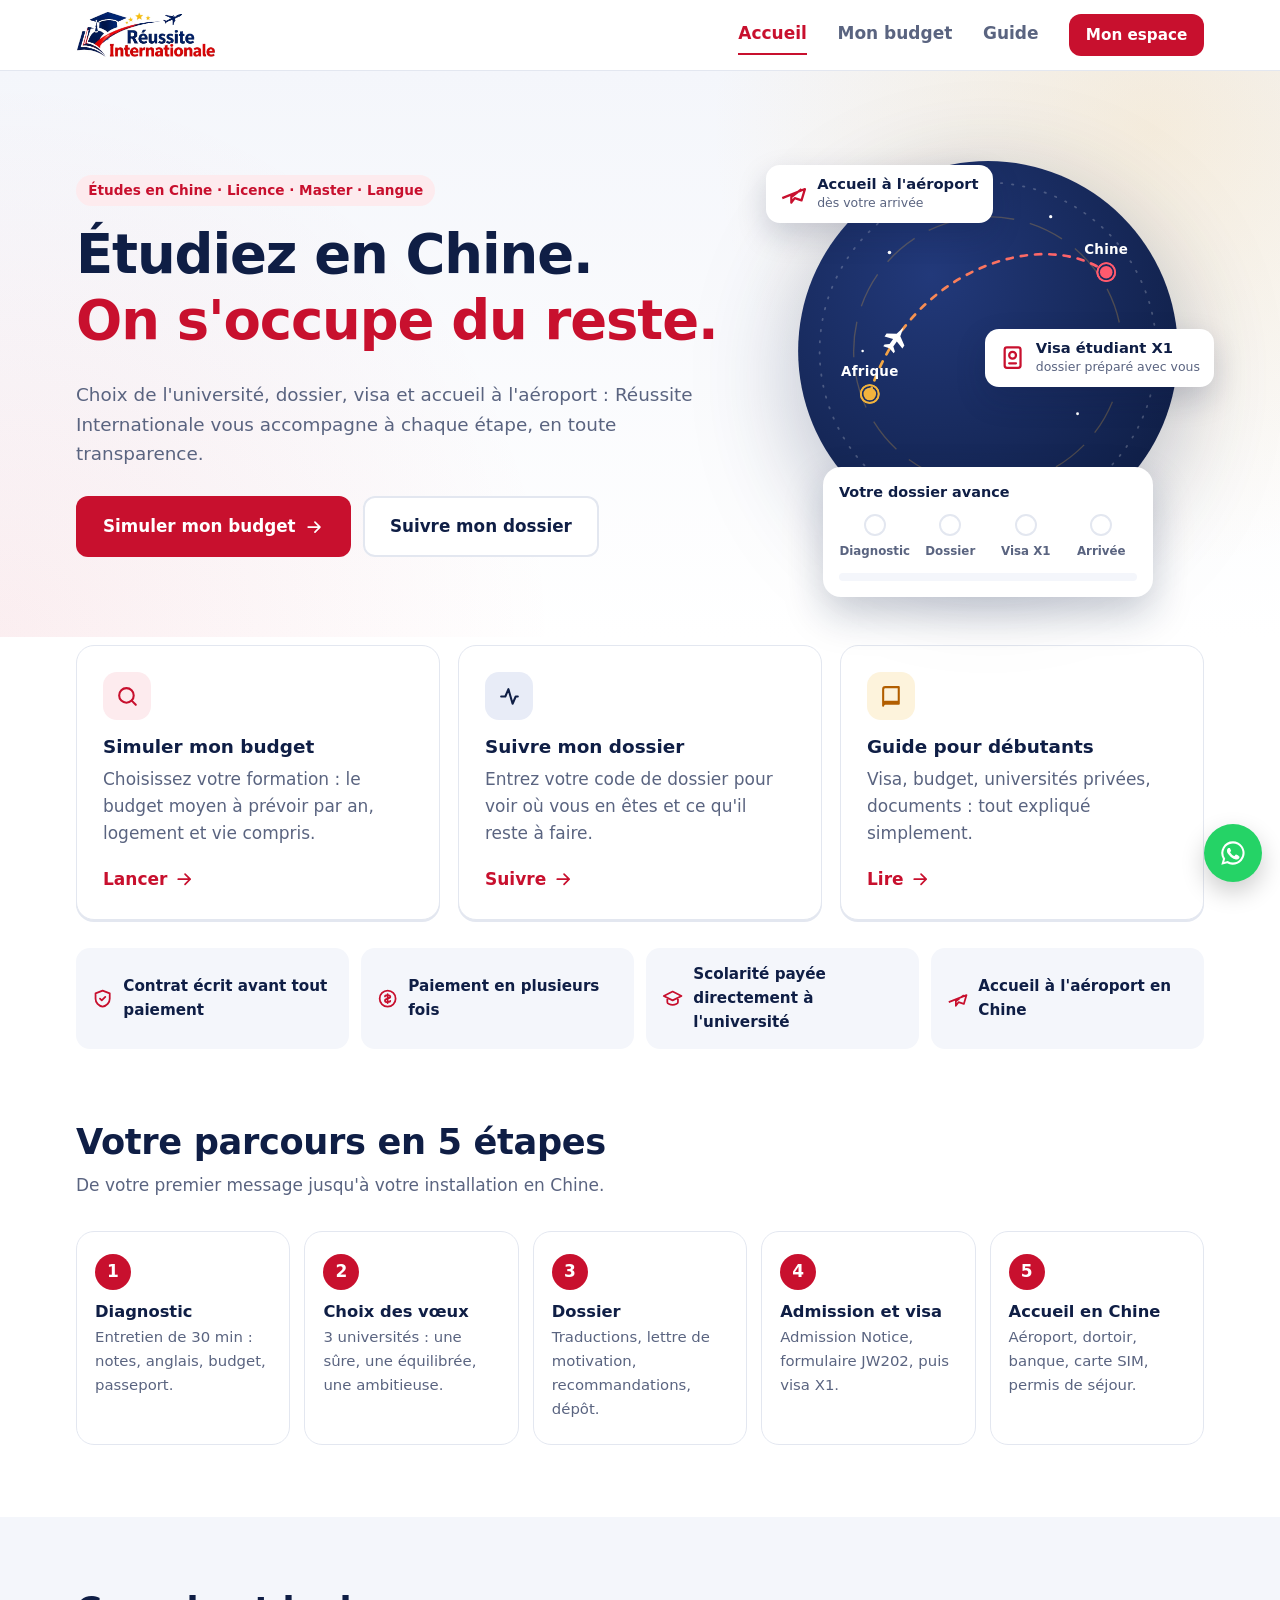
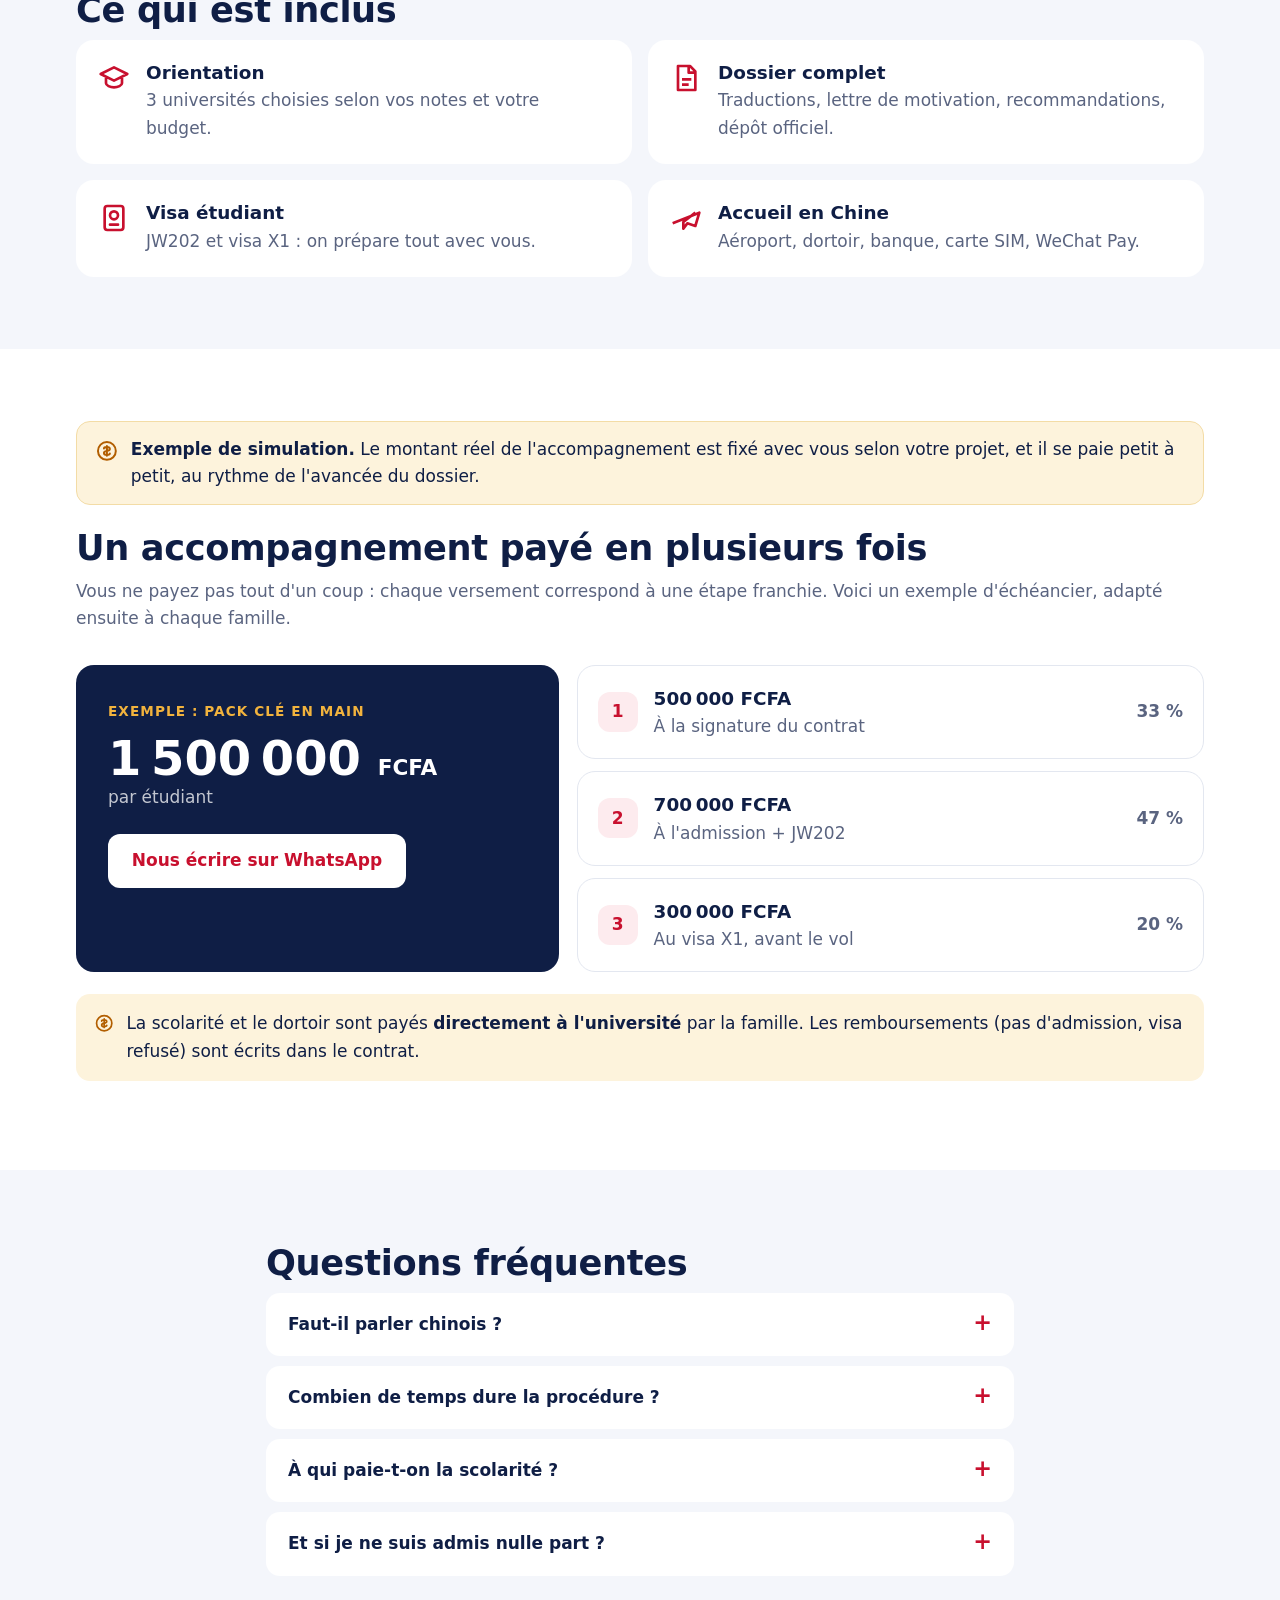
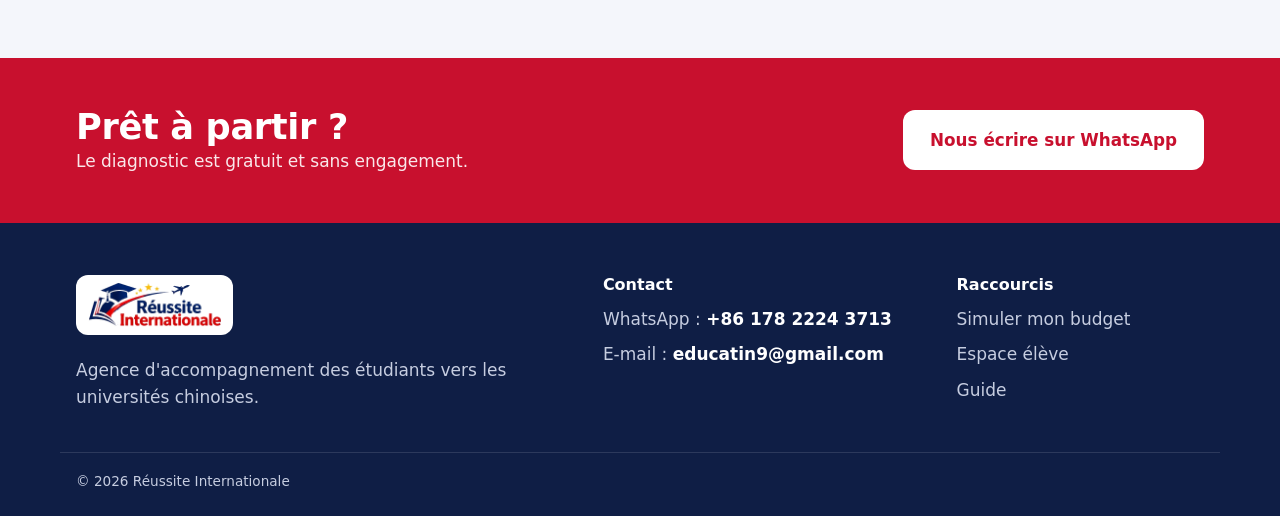
<file: reussite-internationale/index.html>
<!doctype html>
<html lang="fr">
<head>
  <meta charset="utf-8">
  <meta http-equiv="Content-Security-Policy" content="default-src 'self'; script-src 'self'; style-src 'self' 'unsafe-inline' https://fonts.googleapis.com; font-src https://fonts.gstatic.com; img-src 'self' data: blob:; connect-src https://ybxnldlrykkybjfmzfmm.supabase.co; base-uri 'self'; form-action 'self'; object-src 'none'">
  <meta name="referrer" content="strict-origin-when-cross-origin">
  <meta name="viewport" content="width=device-width, initial-scale=1, viewport-fit=cover">
  <title>Réussite Internationale</title>
<link rel="icon" href="favicon.ico" sizes="any">
<link rel="icon" type="image/png" sizes="32x32" href="img/favicon-32.png">
<link rel="apple-touch-icon" href="img/apple-touch-icon.png">
<link rel="manifest" href="site.webmanifest">
<meta name="theme-color" content="#0f1e45">
  <meta name="description" content="Réussite Internationale accompagne les étudiants vers les universités chinoises : simulation de budget, suivi de dossier en ligne et guide pour étudier en Chine.">
  <link rel="preconnect" href="https://fonts.googleapis.com">
  <link rel="preconnect" href="https://fonts.gstatic.com" crossorigin>
  <link href="https://fonts.googleapis.com/css2?family=Sora:wght@600;700;800&family=Plus+Jakarta+Sans:wght@400;500;600;700&display=swap" rel="stylesheet">
  <link rel="stylesheet" href="style.css">
</head>
<body>

<!-- Icônes -->
<svg width="0" height="0" style="position:absolute" aria-hidden="true">
  <symbol id="i-search" viewBox="0 0 24 24"><circle cx="11" cy="11" r="7" fill="none" stroke="currentColor" stroke-width="2"/><path d="m20 20-4-4" stroke="currentColor" stroke-width="2" stroke-linecap="round"/></symbol>
  <symbol id="i-track" viewBox="0 0 24 24"><path d="M4 12h4l3-7 4 14 3-7h2" fill="none" stroke="currentColor" stroke-width="2" stroke-linecap="round" stroke-linejoin="round"/></symbol>
  <symbol id="i-book" viewBox="0 0 24 24"><path d="M4 5a2 2 0 0 1 2-2h13v16H6a2 2 0 0 0-2 2V5Z M4 19a2 2 0 0 1 2-2h13" fill="none" stroke="currentColor" stroke-width="2" stroke-linejoin="round"/></symbol>
  <symbol id="i-home" viewBox="0 0 24 24"><path d="M3 11 12 4l9 7v9a1 1 0 0 1-1 1h-5v-6H9v6H4a1 1 0 0 1-1-1v-9Z" fill="none" stroke="currentColor" stroke-width="2" stroke-linejoin="round"/></symbol>
  <symbol id="i-pen" viewBox="0 0 24 24"><path d="M4 20h4L19 9l-4-4L4 16v4Z M13 7l4 4" fill="none" stroke="currentColor" stroke-width="2" stroke-linejoin="round"/></symbol>
  <symbol id="i-cap" viewBox="0 0 24 24"><path d="M2 9l10-5 10 5-10 5L2 9Z M6 11v5c0 1.5 3 3 6 3s6-1.5 6-3v-5" fill="none" stroke="currentColor" stroke-width="2" stroke-linejoin="round"/></symbol>
  <symbol id="i-doc" viewBox="0 0 24 24"><path d="M6 3h9l4 4v14H6V3Z M14 3v5h5 M9 13h7 M9 17h5" fill="none" stroke="currentColor" stroke-width="2" stroke-linejoin="round"/></symbol>
  <symbol id="i-pass" viewBox="0 0 24 24"><rect x="5" y="3" width="14" height="18" rx="2" fill="none" stroke="currentColor" stroke-width="2"/><circle cx="12" cy="10" r="3" fill="none" stroke="currentColor" stroke-width="2"/><path d="M9 17h6" stroke="currentColor" stroke-width="2" stroke-linecap="round"/></symbol>
  <symbol id="i-plane" viewBox="0 0 24 24"><path d="M2 16l20-8-3 10-6-2-3 4v-5l9-7" fill="none" stroke="currentColor" stroke-width="2" stroke-linejoin="round"/></symbol>
  <symbol id="i-coin" viewBox="0 0 24 24"><circle cx="12" cy="12" r="9" fill="none" stroke="currentColor" stroke-width="2"/><path d="M12 7v10 M9 9.5c0-1 1.3-1.5 3-1.5s3 .7 3 2-1.3 1.7-3 2-3 .8-3 2 1.3 2 3 2 3-.5 3-1.5" fill="none" stroke="currentColor" stroke-width="2" stroke-linecap="round"/></symbol>
  <symbol id="i-check" viewBox="0 0 24 24"><path d="m5 12 5 5 9-10" fill="none" stroke="currentColor" stroke-width="2.5" stroke-linecap="round" stroke-linejoin="round"/></symbol>
  <symbol id="i-lock" viewBox="0 0 24 24"><rect x="5" y="10" width="14" height="11" rx="2" fill="none" stroke="currentColor" stroke-width="2"/><path d="M8 10V7a4 4 0 0 1 8 0v3" fill="none" stroke="currentColor" stroke-width="2"/></symbol>
  <symbol id="i-shield" viewBox="0 0 24 24"><path d="M12 3 4 6v6c0 4.5 3.4 8.3 8 9 4.6-.7 8-4.5 8-9V6l-8-3Z" fill="none" stroke="currentColor" stroke-width="2" stroke-linejoin="round"/><path d="m9 12 2 2 4-4" fill="none" stroke="currentColor" stroke-width="2" stroke-linecap="round" stroke-linejoin="round"/></symbol>
  <symbol id="i-user" viewBox="0 0 24 24"><circle cx="12" cy="8" r="4" fill="none" stroke="currentColor" stroke-width="2"/><path d="M4 21c1-4 4.5-6 8-6s7 2 8 6" fill="none" stroke="currentColor" stroke-width="2" stroke-linecap="round"/></symbol>
  <symbol id="i-chat" viewBox="0 0 24 24"><path d="M4 5h16v11H9l-5 4V5Z" fill="none" stroke="currentColor" stroke-width="2" stroke-linejoin="round"/></symbol>
  <symbol id="i-arrow" viewBox="0 0 24 24"><path d="M5 12h14 M13 6l6 6-6 6" fill="none" stroke="currentColor" stroke-width="2" stroke-linecap="round" stroke-linejoin="round"/></symbol>
</svg>

<header class="topbar">
  <div class="wrap topbar-inner">
    <a href="#accueil" class="logo" data-link aria-label="Réussite Internationale, accueil">
      <img src="img/logo.png" width="543" height="180" alt="Réussite Internationale">
    </a>
    <nav class="nav" aria-label="Navigation principale">
      <a href="#accueil" data-link>Accueil</a>
      <a href="#simulateur" data-link>Mon budget</a>
      <a href="#guide" data-link>Guide</a>
      <a href="#suivi" class="btn btn-sm" data-link>Mon espace</a>
    </nav>
  </div>
</header>

<main>

<!-- ================= ACCUEIL ================= -->
<section class="view" data-view="accueil">
  <div class="hero">
    <div class="wrap hero-inner">
      <div class="hero-text">
        <span class="pill">Études en Chine · Licence · Master · Langue</span>
        <h1>Étudiez en Chine.<br><span class="hl">On s'occupe du reste.</span></h1>
        <p class="lead">Choix de l'université, dossier, visa et accueil à l'aéroport : Réussite Internationale vous accompagne à chaque étape, en toute transparence.</p>
        <div class="hero-actions">
          <a href="#simulateur" class="btn btn-lg" data-link>Simuler mon budget <svg class="ic"><use href="#i-arrow"/></svg></a>
          <a href="#suivi" class="btn btn-lg btn-light" data-link>Suivre mon dossier</a>
        </div>
      </div>
      <div class="hero-visual motion" aria-hidden="true">
        <svg class="mo-svg" viewBox="0 0 460 460" focusable="false">
          <defs>
            <radialGradient id="mo-fond" cx="35%" cy="30%" r="80%">
              <stop offset="0" stop-color="#22397a"/>
              <stop offset="1" stop-color="#0f1e45"/>
            </radialGradient>
            <linearGradient id="mo-trace" x1="0" y1="1" x2="1" y2="0">
              <stop offset="0" stop-color="#f2b33d"/>
              <stop offset="1" stop-color="#ff5a6e"/>
            </linearGradient>
          </defs>
          <circle cx="230" cy="230" r="212" fill="url(#mo-fond)"/>
          <g class="mo-anneau"><circle cx="230" cy="230" r="188" fill="none" stroke="#ffffff" stroke-opacity=".22" stroke-width="2" stroke-dasharray="1.5 11" stroke-linecap="round"/></g>
          <g class="mo-anneau mo-anneau-2"><circle cx="230" cy="230" r="150" fill="none" stroke="#f2b33d" stroke-opacity=".25" stroke-width="1.5" stroke-dasharray="40 18"/></g>
          <g class="mo-etoiles" fill="#ffffff">
            <circle cx="120" cy="120" r="2"/><circle cx="330" cy="300" r="1.6"/><circle cx="300" cy="80" r="1.8"/>
            <circle cx="90" cy="230" r="1.4"/><circle cx="380" cy="230" r="2"/><circle cx="200" cy="380" r="1.6"/>
          </g>
          <path id="mo-route" d="M98 278 C 140 140, 290 90, 362 142" fill="none"/>
          <path class="mo-trace" d="M98 278 C 140 140, 290 90, 362 142" fill="none" stroke="url(#mo-trace)" stroke-width="3" stroke-linecap="round" stroke-dasharray="7 9"/>
          <g transform="translate(98 278)">
            <circle class="mo-onde" r="10" fill="none" stroke="#f2b33d" stroke-width="2"/>
            <circle class="mo-onde mo-onde-2" r="10" fill="none" stroke="#f2b33d" stroke-width="2"/>
            <circle r="7" fill="#f2b33d"/>
            <text x="0" y="-20" text-anchor="middle" class="mo-lieu">Afrique</text>
          </g>
          <g transform="translate(362 142)">
            <circle class="mo-onde" r="10" fill="none" stroke="#ff5a6e" stroke-width="2"/>
            <circle class="mo-onde mo-onde-2" r="10" fill="none" stroke="#ff5a6e" stroke-width="2"/>
            <circle r="7" fill="#ff5a6e"/>
            <text x="0" y="-20" text-anchor="middle" class="mo-lieu">Chine</text>
          </g>
          <g class="mo-avion">
            <path d="M15 0 L5 -2.5 L-1 -12 L-5 -12 L-2 -2.5 L-9 -2.5 L-12.5 -7 L-15 -7 L-13 0 L-15 7 L-12.5 7 L-9 2.5 L-2 2.5 L-5 12 L-1 12 L5 2.5 Z" fill="#ffffff"/>
            <animateMotion dur="6s" repeatCount="indefinite" rotate="auto" keyPoints="0;1" keyTimes="0;1" calcMode="spline" keySplines=".45 0 .35 1">
              <mpath href="#mo-route"/>
            </animateMotion>
          </g>
        </svg>

        <div class="mo-carte">
          <p class="mo-titre">Votre dossier avance</p>
          <ol class="mo-etapes">
            <li><span></span>Diagnostic</li>
            <li><span></span>Dossier</li>
            <li><span></span>Visa X1</li>
            <li><span></span>Arrivée</li>
          </ol>
          <div class="mo-barre"><i></i></div>
        </div>

        <div class="float-chip chip-1"><svg class="ic"><use href="#i-plane"/></svg><span><b>Accueil à l'aéroport</b><small>dès votre arrivée</small></span></div>
        <div class="float-chip chip-2"><svg class="ic"><use href="#i-pass"/></svg><span><b>Visa étudiant X1</b><small>dossier préparé avec vous</small></span></div>
        <div class="float-chip chip-3"><svg class="ic"><use href="#i-cap"/></svg><span><b>Licence · Master · Langue</b><small>en anglais ou en chinois</small></span></div>
      </div>
    </div>
  </div>

  <div class="wrap quick">
    <a href="#simulateur" class="quick-card" data-link>
      <span class="quick-ic red"><svg class="ic"><use href="#i-search"/></svg></span>
      <h3>Simuler mon budget</h3>
      <p>Choisissez votre formation : le budget moyen à prévoir par an, logement et vie compris.</p>
      <span class="more">Lancer <svg class="ic"><use href="#i-arrow"/></svg></span>
    </a>
    <a href="#suivi" class="quick-card" data-link>
      <span class="quick-ic navy"><svg class="ic"><use href="#i-track"/></svg></span>
      <h3>Suivre mon dossier</h3>
      <p>Entrez votre code de dossier pour voir où vous en êtes et ce qu'il reste à faire.</p>
      <span class="more">Suivre <svg class="ic"><use href="#i-arrow"/></svg></span>
    </a>
    <a href="#guide" class="quick-card" data-link>
      <span class="quick-ic gold"><svg class="ic"><use href="#i-book"/></svg></span>
      <h3>Guide pour débutants</h3>
      <p>Visa, budget, universités privées, documents : tout expliqué simplement.</p>
      <span class="more">Lire <svg class="ic"><use href="#i-arrow"/></svg></span>
    </a>
  </div>

  <div class="wrap">
    <ul class="trust">
      <li><svg class="ic"><use href="#i-shield"/></svg>Contrat écrit avant tout paiement</li>
      <li><svg class="ic"><use href="#i-coin"/></svg>Paiement en plusieurs fois</li>
      <li><svg class="ic"><use href="#i-cap"/></svg>Scolarité payée directement à l'université</li>
      <li><svg class="ic"><use href="#i-plane"/></svg>Accueil à l'aéroport en Chine</li>
    </ul>
  </div>

  <section class="block">
    <div class="wrap">
      <h2 class="title">Votre parcours en 5 étapes</h2>
      <p class="subtitle">De votre premier message jusqu'à votre installation en Chine.</p>
      <ol class="timeline" id="timeline-accueil"></ol>
    </div>
  </section>

  <section class="block block-soft">
    <div class="wrap">
      <h2 class="title">Ce qui est inclus</h2>
      <div class="features">
        <div class="feature"><svg class="ic"><use href="#i-cap"/></svg><div><h3>Orientation</h3><p>3 universités choisies selon vos notes et votre budget.</p></div></div>
        <div class="feature"><svg class="ic"><use href="#i-doc"/></svg><div><h3>Dossier complet</h3><p>Traductions, lettre de motivation, recommandations, dépôt officiel.</p></div></div>
        <div class="feature"><svg class="ic"><use href="#i-pass"/></svg><div><h3>Visa étudiant</h3><p>JW202 et visa X1 : on prépare tout avec vous.</p></div></div>
        <div class="feature"><svg class="ic"><use href="#i-plane"/></svg><div><h3>Accueil en Chine</h3><p>Aéroport, dortoir, banque, carte SIM, WeChat Pay.</p></div></div>
      </div>
    </div>
  </section>

  <section class="block" id="tarifs">
    <div class="wrap">
      <p class="sim-note"><svg class="ic"><use href="#i-coin"/></svg><span><b>Exemple de simulation.</b> Le montant réel de l'accompagnement est fixé avec vous selon votre projet, et il se paie petit à petit, au rythme de l'avancée du dossier.</span></p>
      <h2 class="title">Un accompagnement payé en plusieurs fois</h2>
      <p class="subtitle">Vous ne payez pas tout d'un coup : chaque versement correspond à une étape franchie. Voici un exemple d'échéancier, adapté ensuite à chaque famille.</p>
      <div class="price">
        <div class="price-card">
          <span class="price-label">Exemple : pack clé en main</span>
          <p class="price-big"><span id="pack-total"></span> <small>FCFA</small></p>
          <p class="price-muted">par étudiant</p>
          <a class="btn btn-white js-wa" href="#" target="_blank" rel="noopener">Nous écrire sur WhatsApp</a>
        </div>
        <ol class="tranches" id="tranches"></ol>
      </div>
      <p class="info"><svg class="ic"><use href="#i-coin"/></svg><span>La scolarité et le dortoir sont payés <b>directement à l'université</b> par la famille. Les remboursements (pas d'admission, visa refusé) sont écrits dans le contrat.</span></p>
    </div>
  </section>

  <section class="block block-soft">
    <div class="wrap narrow">
      <h2 class="title">Questions fréquentes</h2>
      <div class="faq">
        <details><summary>Faut-il parler chinois ?</summary><p>Non. Beaucoup de formations sont en anglais. Vous pouvez aussi commencer par une année de langue chinoise.</p></details>
        <details><summary>Combien de temps dure la procédure ?</summary><p>En général 1 à 3 mois entre le diagnostic et le visa, selon les universités.</p></details>
        <details><summary>À qui paie-t-on la scolarité ?</summary><p>Directement à l'université. Nous ne touchons jamais aux frais de scolarité ni de dortoir.</p></details>
        <details><summary>Et si je ne suis admis nulle part ?</summary><p>La 2e tranche est remboursée. Si le visa est refusé, la 3e tranche est remboursée.</p></details>
      </div>
    </div>
  </section>

  <section class="cta">
    <div class="wrap cta-inner">
      <div><h2>Prêt à partir ?</h2><p>Le diagnostic est gratuit et sans engagement.</p></div>
      <a class="btn btn-lg btn-white js-wa" href="#" target="_blank" rel="noopener">Nous écrire sur WhatsApp</a>
    </div>
  </section>
</section>

<!-- ================= SIMULATEUR ================= -->
<section class="view" data-view="simulateur" hidden>
  <div class="page-head">
    <div class="wrap">
      <span class="pill">Simulateur de budget</span>
      <h1>Combien coûtent vos études en Chine ?</h1>
      <p class="lead">Choisissez votre niveau et votre formation : vous obtenez le budget moyen à prévoir par an, logement et vie quotidienne compris. Votre conseiller vous propose ensuite l'université adaptée à ce budget.</p>
    </div>
  </div>

  <div class="wrap sim">
    <form id="sim-form" class="panel sim-form">
      <div class="q">
        <span class="q-label"><b>1</b> Quel niveau visez-vous ?</span>
        <div class="choices" data-name="niveau">
          <button type="button" class="choice active" data-value="Licence">Licence</button>
          <button type="button" class="choice" data-value="Master">Master</button>
          <button type="button" class="choice" data-value="Année de langue">Année de langue</button>
        </div>
      </div>
      <div class="q">
        <span class="q-label"><b>2</b> Quelle formation ?</span>
        <div class="choices" data-name="domaine">
          <button type="button" class="choice active" data-value="Tous">Peu importe</button>
          <button type="button" class="choice" data-value="Médecine">Médecine</button>
          <button type="button" class="choice" data-value="Pharmacie">Pharmacie</button>
          <button type="button" class="choice" data-value="Informatique et génie">Informatique et génie</button>
          <button type="button" class="choice" data-value="Commerce et gestion">Commerce et gestion</button>
          <button type="button" class="choice" data-value="Aéronautique">Aéronautique</button>
          <button type="button" class="choice" data-value="Langue chinoise">Langue chinoise</button>
          <button type="button" class="choice choice-other" data-value="Autre">+ Autre</button>
        </div>
        <div class="autre" id="sim-autre-box" hidden>
          <label for="sim-autre">Écrivez la formation que vous cherchez</label>
          <input id="sim-autre" placeholder="Ex. Architecture, Génie pétrolier, Soins infirmiers…" autocomplete="off">
        </div>
      </div>
      <div class="q">
        <span class="q-label"><b>3</b> Dans quel type de ville ?</span>
        <div class="choices" data-name="ville">
          <button type="button" class="choice active" data-value="Tous">Peu importe</button>
          <button type="button" class="choice" data-value="grande">Grande ville <span class="q-hint">(Pékin, Shanghai, Canton)</span></button>
          <button type="button" class="choice" data-value="autre">Autre ville <span class="q-hint">(moins chère)</span></button>
        </div>
      </div>
      <button type="submit" class="btn btn-lg btn-full">Calculer mon budget <svg class="ic"><use href="#i-coin"/></svg></button>
    </form>

    <div class="sim-results" id="sim-results" aria-live="polite"></div>
  </div>
</section>

<!-- ================= CONNEXION ESPACE ÉLÈVE ================= -->
<section class="view" data-view="suivi" hidden>
  <div class="login">
    <div class="wrap login-inner">
      <div class="login-text">
        <span class="pill pill-light">Espace élève</span>
        <h1>Votre dossier, à tout moment.</h1>
        <p>Suivez chaque étape de votre départ pour la Chine : ce qui est fait, ce qu'il reste à faire, vos documents et vos paiements.</p>
        <ul class="login-points">
          <li><svg class="ic"><use href="#i-shield"/></svg>Espace personnel, rien que pour vous</li>
          <li><svg class="ic"><use href="#i-track"/></svg>Mis à jour par votre conseiller</li>
          <li><svg class="ic"><use href="#i-chat"/></svg>Une question ? Votre conseiller répond sur WhatsApp</li>
        </ul>
      </div>
      <form id="suivi-form" class="panel login-card">
        <span class="login-lock"><svg class="ic"><use href="#i-lock"/></svg></span>
        <h2>Accéder à mon espace</h2>
        <label for="suivi-code" class="q-label">Mon code de dossier</label>
        <input id="suivi-code" placeholder="Ex. RI-K7P3-9QX2" autocomplete="off" autocapitalize="characters">
        <p class="form-error" id="suivi-err" hidden></p>
        <button type="submit" class="btn btn-lg btn-full">Entrer dans mon espace <svg class="ic"><use href="#i-arrow"/></svg></button>
        <p class="hint">Le code vous est donné à la signature du contrat. Code perdu ? Écrivez-nous sur WhatsApp.</p>
        <div class="demo-box">
          <b>Démonstration</b>
          <div><button type="button" class="link-btn" data-demo="RI-DEMO-1">Aïcha</button> · <button type="button" class="link-btn" data-demo="RI-DEMO-2">Koffi</button> · <button type="button" class="link-btn" data-demo="RI-DEMO-3">Mariam</button></div>
        </div>
      </form>
    </div>
  </div>
</section>

<!-- ================= ESPACE ÉLÈVE ================= -->
<section class="view" data-view="espace" hidden>
  <div id="espace"></div>
</section>

<!-- ================= GUIDE ================= -->
<section class="view" data-view="guide" hidden>
  <div class="page-head">
    <div class="wrap">
      <span class="pill">Guide</span>
      <h1>Partir étudier en Chine, expliqué simplement</h1>
      <p class="lead">Les réponses aux questions que tout le monde se pose avant de partir.</p>
    </div>
  </div>
  <div class="wrap guide">
    <article class="guide-card">
      <span class="quick-ic red"><svg class="ic"><use href="#i-coin"/></svg></span>
      <h3>Combien ça coûte par mois ?</h3>
      <p>Il faut compter 3 choses :</p>
      <ul class="dots">
        <li><b>Scolarité</b> : de 16 000 à 40 000 RMB par an selon l'université.</li>
        <li><b>Dortoir</b> : de 4 000 à 12 000 RMB par an.</li>
        <li><b>Vie quotidienne</b> : environ 1 500 RMB par mois (plus à Pékin et Shanghai).</li>
      </ul>
      <p class="muted">1 RMB ≈ 86 FCFA. Le simulateur fait le calcul pour vous.</p>
      <a href="#simulateur" class="more" data-link>Calculer mon budget <svg class="ic"><use href="#i-arrow"/></svg></a>
    </article>
    <article class="guide-card">
      <span class="quick-ic navy"><svg class="ic"><use href="#i-doc"/></svg></span>
      <h3>Les documents à préparer</h3>
      <ul class="checklist">
        <li>Passeport valide (au moins 1 an)</li>
        <li>Diplôme et relevés de notes du bac</li>
        <li>Photos d'identité fond blanc</li>
        <li>Certificat médical (formulaire chinois)</li>
        <li>Casier judiciaire</li>
        <li>Lettre de motivation (Study Plan)</li>
        <li>2 lettres de recommandation</li>
        <li>Certificat d'anglais (si vous en avez un)</li>
      </ul>
    </article>
    <article class="guide-card">
      <span class="quick-ic gold"><svg class="ic"><use href="#i-pass"/></svg></span>
      <h3>Admission Notice, JW202, visa X1 : c'est quoi ?</h3>
      <dl class="glossary">
        <dt>Admission Notice</dt><dd>La lettre officielle de l'université qui dit que vous êtes admis.</dd>
        <dt>JW202</dt><dd>Le formulaire du gouvernement chinois qui permet de demander le visa étudiant.</dd>
        <dt>Visa X1</dt><dd>Le visa pour les études de plus de 6 mois. À l'arrivée, il est remplacé par un permis de séjour.</dd>
      </dl>
    </article>
    <article class="guide-card">
      <span class="quick-ic red"><svg class="ic"><use href="#i-cap"/></svg></span>
      <h3>Les universités privées</h3>
      <p>Nous orientons d'abord vers des <b>universités privées reconnues</b>, pour donner à chaque étudiant les meilleures chances d'être admis.</p>
      <ul class="dots">
        <li><b>Admission accessible</b> : un dossier complet et un budget prévu suffisent le plus souvent.</li>
        <li><b>Démarches claires</b> : l'université répond vite et suit votre dossier de près.</li>
        <li><b>Cours en anglais ou en chinois</b>, dans des domaines très demandés.</li>
        <li><b>Budget connu à l'avance</b> : vous savez ce que vous payez chaque année.</li>
      </ul>
      <p class="muted">Certaines universités accordent aussi des réductions ou des aides. Votre conseiller vous dit lesquelles sont possibles pour votre projet.</p>
    </article>
    <article class="guide-card">
      <span class="quick-ic navy"><svg class="ic"><use href="#i-plane"/></svg></span>
      <h3>La vie en Chine</h3>
      <ul class="dots">
        <li><b>WeChat</b> et <b>Alipay</b> servent à tout : messages et paiements.</li>
        <li>Une <b>carte SIM chinoise</b> et un <b>compte bancaire</b> sont ouverts à l'arrivée.</li>
        <li>Les dortoirs sont sur le campus, souvent en chambre double.</li>
        <li>Prévoyez des vêtements chauds : l'hiver est froid dans le nord.</li>
      </ul>
    </article>
    <article class="guide-card">
      <span class="quick-ic gold"><svg class="ic"><use href="#i-track"/></svg></span>
      <h3>Le calendrier</h3>
      <ul class="dots">
        <li><b>Rentrée principale</b> : septembre</li>
        <li><b>Candidatures</b> : de novembre à mai environ</li>
        <li><b>Rentrée de mars</b> : possible dans certaines universités</li>
      </ul>
      <p class="muted">Plus vous commencez tôt, plus vous avez de choix.</p>
    </article>
  </div>
</section>

</main>

<footer class="footer">
  <div class="wrap footer-inner">
    <div>
      <span class="logo-foot"><img src="img/logo.png" width="543" height="180" alt="Réussite Internationale"></span>
      <p>Agence d'accompagnement des étudiants vers les universités chinoises.</p>
    </div>
    <div>
      <h4>Contact</h4>
      <p>WhatsApp : <span class="sel" id="foot-wa"></span></p>
      <p>E-mail : <span class="sel" id="foot-mail"></span></p>
    </div>
    <div>
      <h4>Raccourcis</h4>
      <p><a href="#simulateur" data-link>Simuler mon budget</a></p>
      <p><a href="#suivi" data-link>Espace élève</a></p>
      <p><a href="#guide" data-link>Guide</a></p>
    </div>
  </div>
  <p class="wrap copyright">© <span id="annee"></span> Réussite Internationale</p>
</footer>

<!-- Barre d'onglets mobile -->
<nav class="tabbar" aria-label="Navigation mobile">
  <a href="#accueil" data-link><svg class="ic"><use href="#i-home"/></svg>Accueil</a>
  <a href="#simulateur" data-link><svg class="ic"><use href="#i-search"/></svg>Mon budget</a>
  <a href="#suivi" data-link><svg class="ic"><use href="#i-user"/></svg>Mon espace</a>
  <a href="#guide" data-link><svg class="ic"><use href="#i-book"/></svg>Guide</a>
  <a class="js-wa" href="#" target="_blank" rel="noopener"><svg class="ic"><use href="#i-chat"/></svg>WhatsApp</a>
</nav>

<a class="wa-float" id="wa-float" href="#" target="_blank" rel="noopener" aria-label="Nous écrire sur WhatsApp">
  <svg viewBox="0 0 24 24" width="28" height="28" fill="currentColor" aria-hidden="true"><path d="M12 2a10 10 0 0 0-8.6 15.1L2 22l5-1.3A10 10 0 1 0 12 2Zm0 18.2a8.2 8.2 0 0 1-4.2-1.1l-.3-.2-3 .8.8-2.9-.2-.3A8.2 8.2 0 1 1 12 20.2Zm4.5-6.1c-.2-.1-1.5-.7-1.7-.8s-.4-.1-.6.1-.7.8-.8 1-.3.2-.5.1a6.7 6.7 0 0 1-3.3-2.9c-.2-.4.2-.4.7-1.3a.5.5 0 0 0 0-.4l-.8-1.8c-.2-.5-.4-.4-.6-.4h-.5a1 1 0 0 0-.7.3 3 3 0 0 0-.9 2.2 5.2 5.2 0 0 0 1.1 2.7 11.8 11.8 0 0 0 4.5 4c1.7.7 2.3.8 3.2.6a2.7 2.7 0 0 0 1.8-1.2 2.2 2.2 0 0 0 .1-1.3c0-.1-.2-.2-.5-.3Z"/></svg>
</a>

<script src="data.js"></script>
<script src="config.js"></script>
<script src="app.js"></script>
</body>
</html>
</file>
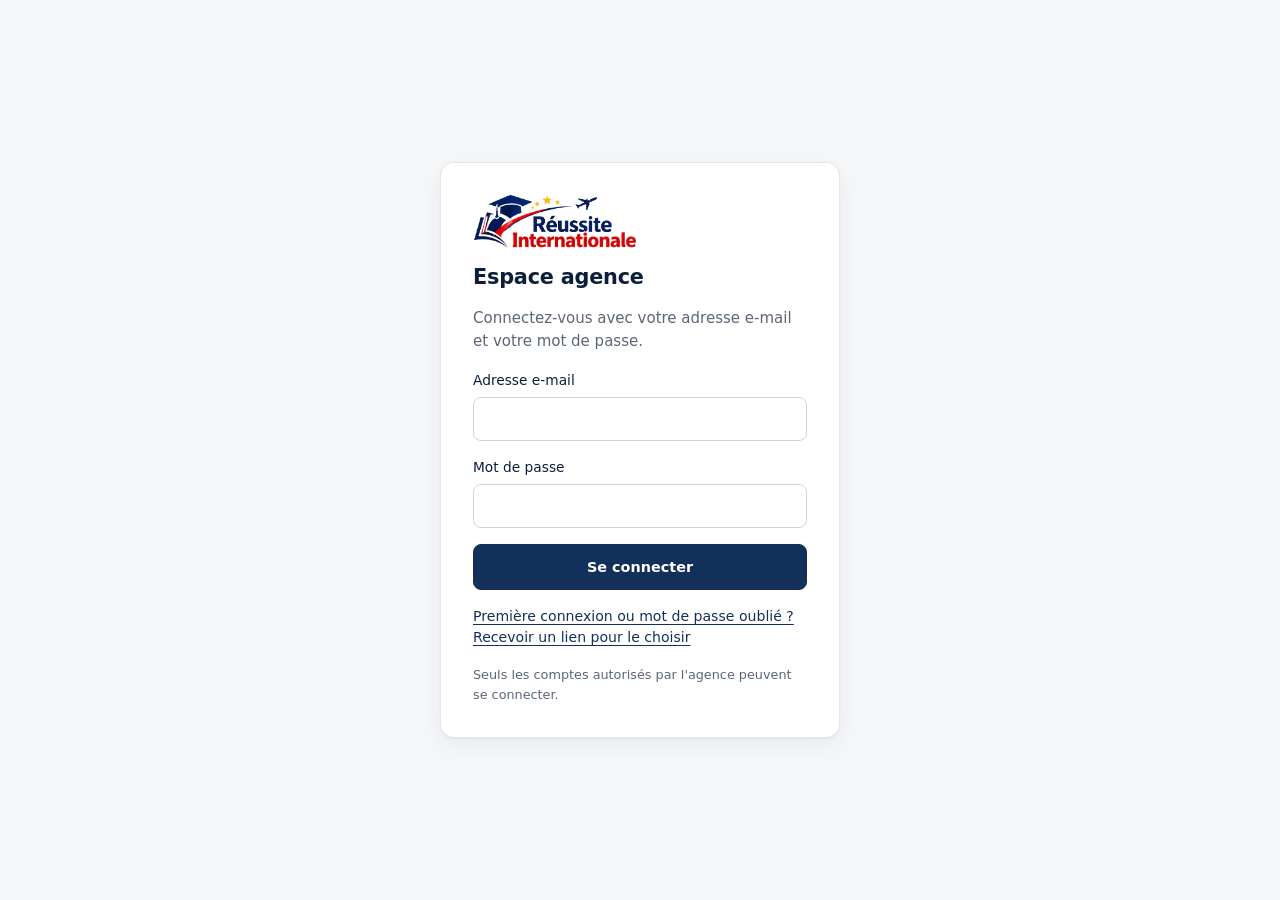
<file: reussite-internationale/admin.html>
<!doctype html>
<html lang="fr">
<head>
<meta charset="utf-8">
<meta http-equiv="Content-Security-Policy" content="default-src 'self'; script-src 'self'; style-src 'self' 'unsafe-inline' https://fonts.googleapis.com; font-src https://fonts.gstatic.com; img-src 'self' data: blob:; connect-src https://ybxnldlrykkybjfmzfmm.supabase.co; base-uri 'self'; form-action 'self'; object-src 'none'">
<meta name="referrer" content="strict-origin-when-cross-origin">
<meta name="viewport" content="width=device-width, initial-scale=1, viewport-fit=cover">
<title>Espace agence · Réussite Internationale</title>
<link rel="icon" href="favicon.ico" sizes="any">
<link rel="icon" type="image/png" sizes="32x32" href="img/favicon-32.png">
<link rel="apple-touch-icon" href="img/apple-touch-icon.png">
<link rel="manifest" href="site.webmanifest">
<meta name="theme-color" content="#0f1e45">
<meta name="robots" content="noindex">
<link rel="preconnect" href="https://fonts.googleapis.com">
<link rel="preconnect" href="https://fonts.gstatic.com" crossorigin>
<link href="https://fonts.googleapis.com/css2?family=Inter:wght@400;500;600;700&display=swap" rel="stylesheet">
<style>
/* Style « sobre et pro » : fond blanc, bleu nuit comme seule couleur principale,
   vert seulement pour ce qui est payé / reçu, rouge seulement pour les erreurs et la suppression.
   Mise en page : barre du haut, chiffres clés, étapes, tableau des dossiers, panneau d'édition à droite. */
:root {
  --bg: #f6f7f9; --surface: #ffffff; --surface-2: #f2f4f7; --line: #e3e7ed; --line-strong: #cfd5de;
  --ink: #0b1f3a; --muted: #5b6676; --faint: #8a94a3;
  --navy: #12305a; --navy-hover: #0c2445; --navy-soft: #e9eef6; --on-navy: #ffffff;
  --green: #157347; --green-soft: #e8f4ed;
  --orange: #8a5300; --orange-soft: #fbf2e1;
  --danger: #b42318; --danger-soft: #fdecea;
  --radius: 10px;
  --shadow: 0 1px 2px rgba(11, 31, 58, .06), 0 8px 24px rgba(11, 31, 58, .06);
  --font: "Inter", "Segoe UI", system-ui, -apple-system, sans-serif;
  color-scheme: light;
}
* { box-sizing: border-box; }
[hidden] { display: none !important; }
html, body { margin: 0; }
body { background: var(--bg); color: var(--ink); font-family: var(--font); font-size: 15px; line-height: 1.55; -webkit-font-smoothing: antialiased; }
h1, h2, h3 { margin: 0; line-height: 1.25; font-weight: 650; letter-spacing: -.01em; text-wrap: balance; }
button, input, select, textarea { font: inherit; color: inherit; }
:focus-visible { outline: 2px solid var(--navy); outline-offset: 2px; }

/* ---- Connexion ---- */
.login { min-height: 100vh; display: grid; place-items: center; padding: 32px max(16px, env(safe-area-inset-left, 0px)); background: var(--bg); }
.login-card { width: min(400px, 100%); background: var(--surface); border: 1px solid var(--line); border-radius: 14px; padding: 32px; box-shadow: var(--shadow); display: grid; gap: 16px; }
.login-card h1 { font-size: 1.3rem; }
.login-card p { margin: 0; color: var(--muted); }
.login-card .btn { justify-content: center; padding: .75em 1em; }
.linkish { background: none; border: 0; padding: 0; color: var(--navy); font-weight: 500; text-decoration: underline; text-underline-offset: 3px; cursor: pointer; text-align: left; font-size: .88rem; }
.ok-msg { background: var(--green-soft); color: var(--ink); border-radius: var(--radius); padding: 12px 14px; font-size: .92rem; }
.err { color: var(--danger); font-weight: 500; margin: 0; font-size: .92rem; }

/* ---- Structure ---- */
.wrap { max-width: 1200px; margin: 0 auto; padding-left: max(20px, env(safe-area-inset-left, 0px)); padding-right: max(20px, env(safe-area-inset-right, 0px)); padding-block: 0 64px; }
.top { display: flex; align-items: center; justify-content: space-between; gap: 16px; flex-wrap: wrap; padding-block: 20px; margin-bottom: 28px; border-bottom: 1px solid var(--line); }
.brand { display: flex; align-items: center; gap: 12px; }
.login-logo { height: 54px; width: auto; justify-self: start; }
.top-logo { height: 44px; width: auto; display: block; }
.mark { width: 38px; height: 38px; border-radius: 8px; background: var(--navy); color: var(--on-navy); display: grid; place-items: center; font-weight: 700; font-size: .95rem; letter-spacing: .02em; flex: none; }
.brand h1 { font-size: 1.15rem; }
.brand p { margin: 0; color: var(--muted); font-size: .85rem; }
.actions { display: flex; gap: 8px; flex-wrap: wrap; }

/* ---- Boutons ---- */
.btn { display: inline-flex; align-items: center; gap: 6px; border: 1px solid var(--navy); border-radius: 8px; padding: .55em 1em; font-weight: 600; font-size: .9rem; cursor: pointer; background: var(--navy); color: var(--on-navy); text-decoration: none; transition: background .15s, border-color .15s; }
.btn:hover { background: var(--navy-hover); border-color: var(--navy-hover); }
.btn-ghost { background: var(--surface); color: var(--ink); border-color: var(--line-strong); }
.btn-ghost:hover { background: var(--surface-2); border-color: var(--line-strong); }
.btn-sm { padding: .4em .75em; font-size: .85rem; }
.btn-danger { background: var(--surface); color: var(--danger); border-color: #e9b8b3; }
.btn-danger:hover { background: var(--danger-soft); border-color: var(--danger); }
.btn-green { background: var(--surface); color: var(--green); border-color: #b5dcc4; }
.btn-green:hover { background: var(--green-soft); border-color: var(--green); }
.btn:disabled { opacity: .5; cursor: default; }

.notice { border-radius: var(--radius); padding: 12px 16px; margin-bottom: 20px; background: var(--orange-soft); color: var(--ink); border: 1px solid #f0dcb4; }

/* ---- Guide ---- */
.guide { background: var(--surface); border: 1px solid var(--line); border-radius: var(--radius); padding: 2px 18px; margin-bottom: 24px; }
.guide summary { cursor: pointer; font-weight: 600; padding: 12px 0; color: var(--navy); }
.guide ol { margin: 0 0 14px; padding-left: 1.2em; display: grid; gap: 8px; color: var(--ink); }

/* ---- Chiffres clés ---- */
.kpis { display: grid; grid-template-columns: repeat(5, 1fr); gap: 1px; background: var(--line); border: 1px solid var(--line); border-radius: 12px; overflow: hidden; margin-bottom: 28px; }
.kpi { background: var(--surface); padding: 18px 20px; min-width: 0; }
.kpi small { display: block; color: var(--muted); font-weight: 500; font-size: .82rem; }
.kpi b { display: block; font-size: 1.6rem; font-weight: 650; margin-top: 6px; font-variant-numeric: tabular-nums; white-space: nowrap; overflow: hidden; text-overflow: ellipsis; letter-spacing: -.02em; }
.kpi span { color: var(--faint); font-size: .8rem; }
.kpi .help { display: block; margin-top: 4px; }
.kpi.accent b { color: var(--navy); }

/* ---- Étapes (filtre) ---- */
.pipeline { display: flex; gap: 0; overflow-x: auto; margin-bottom: 6px; border-bottom: 1px solid var(--line); }
.stage { flex: 1 0 120px; border: 0; border-bottom: 2px solid transparent; background: none; padding: 10px 12px 12px; text-align: left; cursor: pointer; color: var(--muted); }
.stage b { display: block; font-size: 1.25rem; font-weight: 650; color: var(--ink); font-variant-numeric: tabular-nums; }
.stage span { font-size: .82rem; font-weight: 500; }
.stage:hover { color: var(--ink); }
.stage.active { border-bottom-color: var(--navy); color: var(--navy); }
.stage.active b { color: var(--navy); }
.hint { color: var(--faint); font-size: .82rem; margin: 8px 0 18px; }

/* ---- Recherche ---- */
.tools { display: flex; gap: 10px; flex-wrap: wrap; margin-bottom: 14px; }
.tools input, .tools select { padding: .6em .8em; border: 1px solid var(--line-strong); border-radius: 8px; background: var(--surface); }
.tools input { flex: 1 1 260px; min-width: 0; }
.tools input:focus, .tools select:focus { outline: none; border-color: var(--navy); box-shadow: 0 0 0 3px var(--navy-soft); }

/* ---- Tableau des dossiers ---- */
.list { background: var(--surface); border: 1px solid var(--line); border-radius: 12px; overflow: hidden; }
.row { display: grid; grid-template-columns: 1.4fr 1.3fr 1.5fr .9fr 1.6fr; gap: 16px; align-items: center; padding: 14px 20px; border: 0; border-bottom: 1px solid var(--line); cursor: pointer; width: 100%; text-align: left; background: none; }
.row:last-child { border-bottom: 0; }
.row:hover { background: #fafbfc; }
.row.head { cursor: default; background: var(--surface-2); font-size: .75rem; font-weight: 600; text-transform: uppercase; letter-spacing: .06em; color: var(--muted); padding-block: 10px; }
.row.head:hover { background: var(--surface-2); }
.row > div { min-width: 0; }
.name { font-weight: 600; }
.sub { color: var(--muted); font-size: .84rem; overflow: hidden; text-overflow: ellipsis; white-space: nowrap; }
.prog { display: grid; gap: 6px; }
.prog-top { display: flex; justify-content: space-between; font-size: .84rem; font-weight: 500; gap: 6px; }
.prog-top span:last-child { color: var(--muted); font-variant-numeric: tabular-nums; }
.bar { height: 6px; background: var(--surface-2); border-radius: 99px; overflow: hidden; }
.bar span { display: block; height: 100%; background: var(--navy); border-radius: 99px; }
.bar.green span { background: var(--green); }
.pay { display: flex; gap: 3px; }
.pay i { width: 18px; height: 6px; border-radius: 3px; background: var(--line); }
.pay i.on { background: var(--green); }
.pill { display: inline-block; font-size: .72rem; font-weight: 600; padding: .15em .6em; border-radius: 4px; white-space: nowrap; margin-bottom: 4px; border: 1px solid transparent; }
.p-actif { background: var(--green-soft); color: var(--green); }
.p-pause { background: var(--orange-soft); color: var(--orange); }
.p-abandon { background: var(--surface-2); color: var(--muted); }
.p-termine { background: var(--navy-soft); color: var(--navy); }
.p-prospect { background: var(--surface); color: var(--navy); border-color: var(--line-strong); }
.next { font-size: .86rem; overflow: hidden; display: -webkit-box; -webkit-line-clamp: 2; -webkit-box-orient: vertical; }
.empty { text-align: center; padding: 56px 20px; color: var(--muted); }
.empty h3 { color: var(--ink); margin-bottom: 6px; font-size: 1.05rem; }

/* ---- Panneau d'édition ---- */
.overlay { position: fixed; inset: 0; background: rgba(11, 31, 58, .35); z-index: 20; }
.drawer { position: fixed; top: 0; right: 0; bottom: 0; width: min(580px, 100%); background: var(--surface); z-index: 21; box-shadow: -8px 0 32px rgba(11, 31, 58, .12); display: flex; flex-direction: column;
  padding-top: env(safe-area-inset-top, 0px); padding-bottom: env(safe-area-inset-bottom, 0px); padding-right: env(safe-area-inset-right, 0px); }
.d-head { display: flex; justify-content: space-between; align-items: center; gap: 10px; padding: 18px 24px; border-bottom: 1px solid var(--line); }
.d-head h2 { font-size: 1.1rem; }
.d-body { overflow-y: auto; padding: 22px 24px; display: grid; gap: 18px; flex: 1; }
.d-foot { display: flex; gap: 8px; justify-content: space-between; flex-wrap: wrap; padding: 14px 24px; border-top: 1px solid var(--line); background: var(--surface-2); }
.x { background: none; border: 0; font-size: 1.5rem; line-height: 1; cursor: pointer; color: var(--muted); padding: 4px 8px; border-radius: 6px; }
.x:hover { background: var(--surface-2); color: var(--ink); }
.grid2 { display: grid; grid-template-columns: 1fr 1fr; gap: 14px; }
label.f, div.f { display: grid; gap: 6px; font-weight: 500; font-size: .86rem; color: var(--ink); }
.f input, .f select, .f textarea, .login-card input { padding: .6em .75em; border: 1px solid var(--line-strong); border-radius: 8px; background: var(--surface); width: 100%; font-size: .95rem; }
.f input:focus, .f select:focus, .f textarea:focus, .login-card input:focus { outline: none; border-color: var(--navy); box-shadow: 0 0 0 3px var(--navy-soft); }
.section-t { font-weight: 600; font-size: .78rem; text-transform: uppercase; letter-spacing: .06em; color: var(--muted); margin-top: 10px; padding-top: 16px; border-top: 1px solid var(--line); }
.help { color: var(--faint); font-weight: 400; font-size: .8rem; text-transform: none; letter-spacing: 0; }

.steps { display: grid; grid-template-columns: repeat(6, 1fr); gap: 6px; }
.steps button { border: 1px solid var(--line-strong); background: var(--surface); border-radius: 8px; padding: 9px 4px; font-size: .74rem; font-weight: 500; cursor: pointer; display: grid; gap: 2px; justify-items: center; color: var(--muted); }
.steps button b { font-size: .95rem; font-weight: 650; color: var(--ink); }
.steps button.done { background: var(--navy-soft); border-color: #c8d4e6; color: var(--navy); }
.steps button.done b { color: var(--navy); }
.steps button.now { background: var(--navy); border-color: var(--navy); color: var(--on-navy); }
.steps button.now b { color: var(--on-navy); }

.sexe { display: flex; gap: 8px; }
.sexe button { flex: 1; border: 1px solid var(--line-strong); background: var(--surface); border-radius: 8px; padding: .5em; font-weight: 500; cursor: pointer; }
.sexe button.on { border-color: var(--navy); background: var(--navy-soft); color: var(--navy); font-weight: 600; }

.code-box { display: flex; gap: 8px; }
.code-box input { flex: 1; font-weight: 600; letter-spacing: .06em; font-variant-numeric: tabular-nums; }

.pay-edit { display: grid; gap: 6px; }
.pay-row, .doc-row { display: grid; gap: 8px; align-items: center; padding: 6px 8px; border-radius: 8px; background: var(--surface); border: 1px solid var(--line); }
.pay-row { grid-template-columns: auto 1fr 130px auto; }
.doc-row { grid-template-columns: auto 1fr auto; }
.pay-row.on, .doc-row.on { background: var(--green-soft); border-color: #b5dcc4; }
.pay-row input[type=text], .pay-row input[type=number], .doc-row input[type=text] { padding: .4em .6em; border: 1px solid var(--line); border-radius: 6px; background: var(--surface); width: 100%; min-width: 0; }
.pay-row input[type=checkbox], .doc-row input[type=checkbox] { width: 18px; height: 18px; accent-color: var(--green); }
.pay-row .rm, .doc-row .rm { background: none; border: 0; color: var(--faint); font-size: 1.1rem; cursor: pointer; padding: 2px 6px; border-radius: 4px; }
.pay-row .rm:hover, .doc-row .rm:hover { color: var(--danger); background: var(--danger-soft); }
.pay-total { display: flex; justify-content: space-between; font-weight: 600; padding: 6px 2px 0; font-variant-numeric: tabular-nums; }

.money { display: grid; grid-template-columns: repeat(2, 1fr); gap: 1px; background: var(--line); border: 1px solid var(--line); border-radius: 10px; overflow: hidden; }
.money div { background: var(--surface); padding: 12px 14px; }
.money small { display: block; color: var(--muted); font-size: .78rem; font-weight: 500; }
.money b { font-variant-numeric: tabular-nums; font-weight: 650; }
.money .hl b { color: var(--navy); }
.money .hl small .help { color: var(--faint) !important; }

.tr { display: grid; gap: 8px; }
.toast { position: fixed; left: 50%; bottom: calc(24px + env(safe-area-inset-bottom, 0px)); transform: translateX(-50%); background: var(--ink); color: #fff; padding: 10px 18px; border-radius: 8px; z-index: 30; font-weight: 500; font-size: .9rem; box-shadow: var(--shadow); }

@media (max-width: 980px) { .kpis { grid-template-columns: repeat(2, 1fr); } .kpi.accent { grid-column: 1 / -1; } }
@media (max-width: 760px) {
  .wrap { padding-left: max(16px, env(safe-area-inset-left, 0px)); padding-right: max(16px, env(safe-area-inset-right, 0px)); }
  .pay-row { grid-template-columns: auto 1fr auto; }
  .pay-row .amt-in { grid-column: 2 / 3; }
  .row.head { display: none; }
  .row { grid-template-columns: 1fr 1fr; gap: 10px; padding: 14px 16px; }
  .row .c-next, .row .c-uni { grid-column: 1 / -1; }
  .grid2 { grid-template-columns: 1fr; }
  .steps { grid-template-columns: repeat(3, 1fr); }
  .d-body, .d-head, .d-foot { padding-left: 18px; padding-right: 18px; }
}
@media (prefers-reduced-motion: reduce) { * { transition: none !important; } }
</style>
</head>
<body>


<section class="login" id="login" hidden>
  <form class="login-card" id="login-form" novalidate>
    <img class="login-logo" src="img/logo.png" width="543" height="180" alt="Réussite Internationale">
    <h1>Espace agence</h1>
    <p>Connectez-vous avec votre adresse e-mail et votre mot de passe.</p>
    <label class="f" for="l-email">Adresse e-mail<input id="l-email" type="email" autocomplete="username" required></label>
    <label class="f" for="l-pass">Mot de passe<input id="l-pass" type="password" autocomplete="current-password" required></label>
    <button class="btn" type="submit" id="l-btn">Se connecter</button>
    <p class="err" id="l-err" hidden></p>
    <div class="ok-msg" id="l-ok" hidden></div>
    <button type="button" class="linkish" id="l-reset">Première connexion ou mot de passe oublié ? Recevoir un lien pour le choisir</button>
    <p class="help">Seuls les comptes autorisés par l'agence peuvent se connecter.</p>
  </form>
  <form class="login-card" id="pw-form" hidden novalidate>
    <img class="login-logo" src="img/logo.png" width="543" height="180" alt="Réussite Internationale">
    <h1>Choisir mon mot de passe</h1>
    <p>Au moins 8 caractères. Vous l'utiliserez à chaque connexion.</p>
    <label class="f" for="p-1">Nouveau mot de passe<input id="p-1" type="password" autocomplete="new-password" minlength="8" required></label>
    <label class="f" for="p-2">Retapez le mot de passe<input id="p-2" type="password" autocomplete="new-password" minlength="8" required></label>
    <button class="btn" type="submit" id="p-btn">Enregistrer mon mot de passe</button>
    <p class="err" id="p-err" hidden></p>
    <button type="button" class="linkish" id="p-cancel" hidden>Annuler</button>
  </form>
</section>

<div class="wrap" id="app" hidden>
  <header class="top">
    <div class="brand">
      <img class="top-logo" src="img/logo.png" width="543" height="180" alt="Réussite Internationale">
      <div><h1>Espace agence</h1><p>Réussite Internationale · gestion des élèves et des dossiers</p></div>
    </div>
    <div class="actions">
      <a class="btn btn-ghost" href="./index.html" target="_blank" rel="noopener">Voir le site public</a>
      <button class="btn btn-ghost" id="btn-export" hidden>Exporter (Excel/CSV)</button>
      <button class="btn" id="btn-new">+ Nouvel élève</button>
      <button class="btn btn-ghost" id="btn-pw">Mot de passe</button>
      <button class="btn btn-ghost" id="btn-out">Se déconnecter</button>
    </div>
  </header>

  <div class="notice" id="notice" hidden></div>

  <details class="guide" id="guide">
    <summary>Comment utiliser cet espace ? (cliquez pour lire)</summary>
    <ol>
      <li>Quand quelqu’un vous écrit sur WhatsApp, ajoutez-le avec <b>« + Nouvel élève »</b>. Il commence à l’étape <b>Prospect</b> (intéressé, mais pas encore signé).</li>
      <li>Donnez-lui son <b>code de dossier</b> (ex. RI-K7P3-9QX2) : il le tape dans « Mon espace » sur le site pour suivre son dossier. Le code est créé au hasard pour que personne ne puisse deviner celui d’un autre.</li>
      <li>À chaque avancée, cliquez sur l’élève et changez son <b>étape</b>. Écrivez la <b>prochaine action</b> à faire.</li>
      <li>Quand la famille paie, cochez la tranche <b>« Payée »</b>. Vous pouvez changer le montant et le nombre de tranches pour chaque élève.</li>
      <li>En haut, les chiffres se calculent tout seuls : argent reçu, argent encore attendu, et ce qu’il vous reste après vos dépenses.</li>
    </ol>
  </details>

  <section class="kpis" aria-label="Chiffres clés">
    <div class="kpi"><small>Dossiers en cours</small><b id="k-actifs">–</b><span class="help">(élèves qui ont signé et dont le dossier avance)</span><span id="k-actifs-s">&nbsp;</span></div>
    <div class="kpi"><small>Prospects</small><b id="k-prospects">–</b><span class="help">(personnes intéressées qui n’ont pas encore signé ni payé)</span></div>
    <div class="kpi"><small>Encaissé</small><b id="k-encaisse">–</b><span class="help">(argent déjà reçu des familles, en FCFA)</span></div>
    <div class="kpi"><small>Reste à encaisser</small><b id="k-reste">–</b><span class="help">(argent encore attendu sur les dossiers en cours, en FCFA)</span></div>
    <div class="kpi accent"><small>Marge actuelle</small><b id="k-marge">–</b><span class="help">(ce qu’il vous reste : argent reçu moins vos dépenses)</span><span id="k-marge-s"></span></div>
  </section>

  <nav class="pipeline" id="pipeline" aria-label="Filtrer par étape"></nav>
  <p class="hint">Cliquez sur une étape pour voir seulement les élèves qui y sont.</p>

  <div class="tools">
    <input id="q" type="search" placeholder="Rechercher un nom, un code, une université, un pays…" aria-label="Rechercher">
    <select id="f-statut" aria-label="Filtrer par statut">
      <option value="">Tous les statuts</option>
      <option value="actif">Actif (le dossier avance)</option>
      <option value="pause">En pause (on attend l’élève)</option>
      <option value="termine">Terminé (arrivé en Chine)</option>
      <option value="abandon">Abandonné</option>
    </select>
  </div>

  <div class="list" id="list">
    <div class="empty"><h3>Chargement des dossiers…</h3></div>
  </div>
</div>

<div class="overlay" id="overlay" hidden></div>
<aside class="drawer" id="drawer" hidden aria-labelledby="d-title">
  <div class="d-head"><h2 id="d-title">Dossier</h2><button class="x" id="d-close" aria-label="Fermer">×</button></div>
  <form class="d-body" id="d-form" novalidate>
    <div class="grid2">
      <label class="f" for="e-prenom">Prénom *<input id="e-prenom" required></label>
      <label class="f" for="e-nom">Nom<input id="e-nom"></label>
      <label class="f" for="e-tel">Téléphone WhatsApp<input id="e-tel" type="tel" placeholder="+225 07 00 00 00 00"></label>
      <label class="f" for="e-pays">Pays<input id="e-pays"></label>
      <label class="f" for="e-niveau">Niveau
        <select id="e-niveau"><option>Licence</option><option>Master</option><option>Doctorat</option><option>Année de langue</option></select>
      </label>
      <label class="f" for="e-domaine">Domaine<input id="e-domaine" placeholder="Ex. Médecine"></label>
    </div>
    <div class="f"><span>Sexe <span class="help">(pour l’avatar dans son espace sur le site)</span></span>
      <div class="sexe" id="e-sexe"><button type="button" data-v="F">Fille</button><button type="button" data-v="M">Garçon</button></div>
    </div>
    <label class="f" for="e-uni">Université visée <span class="help">(visible par l’élève)</span><input id="e-uni" placeholder="Ex. Nanjing University of Aeronautics and Astronautics"></label>
    <div class="grid2">
      <label class="f" for="e-prog">Formation <span class="help">(visible par l’élève)</span><input id="e-prog" placeholder="Ex. Licence Ingénierie aérospatiale"></label>
      <label class="f" for="e-ville">Ville en Chine<input id="e-ville" placeholder="Ex. Nanjing"></label>
    </div>

    <div class="section-t">Étape du dossier <span class="help">(cliquez sur l’étape où il en est)</span></div>
    <div class="steps" id="e-steps"></div>

    <div class="grid2">
      <label class="f" for="e-statut">Statut
        <select id="e-statut"><option value="actif">Actif (le dossier avance)</option><option value="pause">En pause (on attend l’élève)</option><option value="termine">Terminé (arrivé en Chine)</option><option value="abandon">Abandonné</option></select>
      </label>
      <div class="f"><label for="e-code">Code de dossier <span class="help">(à donner à l’élève)</span></label>
        <div class="code-box"><input id="e-code"><button type="button" class="btn btn-ghost btn-sm" id="e-copy">Copier</button></div></div>
    </div>

    <div class="section-t">Paiements de l’élève <span class="help">(modifiez les montants, ajoutez ou retirez des tranches, cochez la case quand c’est payé)</span></div>
    <div class="pay-edit" id="e-pay"></div>
    <button type="button" class="btn btn-ghost btn-sm" id="e-pay-add" style="justify-self:start">+ Ajouter une tranche</button>

    <div class="section-t">Documents de l’élève <span class="help">(cochez quand vous l’avez reçu ; visible par l’élève)</span></div>
    <div class="pay-edit" id="e-docs"></div>
    <button type="button" class="btn btn-ghost btn-sm" id="e-doc-add" style="justify-self:start">+ Ajouter un document</button>

    <label class="f" for="e-charges">Dépenses pour ce dossier (FCFA) <span class="help">(frais de dossier, traductions, envois… ce que vous avez payé de votre poche)</span><input id="e-charges" type="number" min="0" step="1000" inputmode="numeric"></label>
    <div class="money" id="e-money"></div>

    <label class="f" for="e-next">Prochaine action <span class="help">(ce qu’il faut faire maintenant ; visible par l’élève)</span><input id="e-next" placeholder="Ex. Relancer pour la traduction du relevé de notes"></label>
    <label class="f" for="e-notes">Notes internes <span class="help">(pour vous seulement)</span><textarea id="e-notes" rows="4" placeholder="Pas de numéro de passeport ni de données bancaires ici."></textarea></label>
    <p class="err" id="e-err" hidden></p>
  </form>
  <div class="d-foot">
    <div style="display:flex;gap:8px;flex-wrap:wrap">
      <button class="btn btn-danger btn-sm" id="d-delete" type="button">Supprimer</button>
      <a class="btn btn-green btn-sm" id="d-wa" target="_blank" rel="noopener" hidden>WhatsApp</a>
    </div>
    <div style="display:flex;gap:8px">
      <button class="btn btn-ghost" id="d-cancel" type="button">Annuler</button>
      <button class="btn" id="d-save" type="button">Enregistrer</button>
    </div>
  </div>
</aside>
<div class="toast" id="toast" hidden></div>

<script src="config.js"></script>
<script src="admin.js"></script>
</body>
</html>
</file>
<file: reussite-internationale/style.css>
/* Mise en page : écrans simples (une vue à la fois), cartes larges, gros boutons lisibles sur téléphone */
:root {
  --red: #c8102e;
  --red-d: #a00d24;
  --red-soft: #fdebee;
  --navy: #0f1e45;
  --navy-soft: #e8ecf7;
  --gold: #f2b33d;
  --gold-soft: #fdf3dc;
  --green: #17803d;
  --green-soft: #e3f4e8;
  --orange: #b25e00;
  --orange-soft: #fdf0dd;
  --ink: #0f1e45;
  --muted: #5a6480;
  --bg: #ffffff;
  --soft: #f4f6fb;
  --line: #e3e7f0;
  --white: #ffffff;
  --font-title: "Sora", "Segoe UI", system-ui, sans-serif;
  --font-body: "Plus Jakarta Sans", "Segoe UI", system-ui, sans-serif;
  --r: 18px;
  --shadow: 0 12px 32px rgba(15, 30, 69, .08);
  color-scheme: light;
}

* { box-sizing: border-box; }
html { scroll-behavior: smooth; }
body {
  margin: 0;
  font-family: var(--font-body);
  font-size: 17px;
  color: var(--ink);
  background: var(--bg);
  line-height: 1.6;
}
h1, h2, h3, h4 { font-family: var(--font-title); line-height: 1.2; margin: 0 0 .5em; text-wrap: balance; }
h1 { font-size: clamp(2rem, 5vw, 3.4rem); letter-spacing: -.02em; }
h2 { font-size: clamp(1.6rem, 3.2vw, 2.2rem); letter-spacing: -.01em; }
h3 { font-size: 1.15rem; }
p { margin: 0 0 1em; }
a { color: inherit; }
button { font: inherit; }
:focus-visible { outline: 3px solid var(--gold); outline-offset: 2px; }

.wrap {
  width: 100%;
  max-width: 1160px;
  margin-inline: auto;
  padding-left: max(16px, env(safe-area-inset-left, 0px));
  padding-right: max(16px, env(safe-area-inset-right, 0px));
}
.narrow { max-width: 780px; }
.ic { width: 1.2em; height: 1.2em; flex: none; vertical-align: -.2em; }
.ic-lg { width: 2rem; height: 2rem; }
.muted { color: var(--muted); }
.sel { user-select: all; font-weight: 600; color: var(--white); }

/* Boutons */
.btn {
  display: inline-flex; align-items: center; justify-content: center; gap: .5em;
  background: var(--red); color: var(--white);
  border: 0; border-radius: 12px;
  padding: .8em 1.4em; font-weight: 700; text-decoration: none; cursor: pointer;
  transition: background .2s, transform .2s;
}
.btn:hover { background: var(--red-d); transform: translateY(-1px); }
.btn-sm { padding: .55em 1.1em; font-size: .95rem; }
.btn-lg { padding: 1em 1.6em; font-size: 1.05rem; }
.btn-full { width: 100%; }
.btn-light { background: var(--white); color: var(--navy); box-shadow: inset 0 0 0 2px var(--line); }
.btn-light:hover { background: var(--soft); }
.btn-white { background: var(--white); color: var(--red); }
.btn-white:hover { background: var(--gold-soft); }
.link-btn { background: none; border: 0; padding: 0; color: var(--red); font-weight: 700; text-decoration: underline; cursor: pointer; }

.pill {
  display: inline-block; background: var(--red-soft); color: var(--red);
  font-weight: 700; font-size: .85rem; padding: .35em .9em; border-radius: 999px; margin-bottom: 1rem;
}

/* En-tête */
.topbar {
  position: sticky; top: env(safe-area-inset-top, 0px); z-index: 50;
  background: rgba(255, 255, 255, .95); backdrop-filter: blur(10px);
  border-bottom: 1px solid var(--line);
}
body::before { content: ""; position: fixed; inset: 0 0 auto; height: env(safe-area-inset-top, 0px); z-index: 60; background: var(--white); }
.topbar-inner { display: flex; align-items: center; justify-content: space-between; height: 70px; }
.logo { display: flex; align-items: center; gap: .6em; text-decoration: none; }
.logo-mark {
  display: grid; place-items: center; width: 42px; height: 42px; border-radius: 12px;
  background: var(--red); color: var(--gold); font-family: var(--font-title); font-weight: 800;
}
.logo-text { font-size: .9rem; line-height: 1.15; }
.logo-text strong { color: var(--red); font-size: 1rem; }
.logo-light .logo-text { color: var(--white); }
.logo-light .logo-text strong { color: var(--gold); }
.nav { display: flex; align-items: center; gap: 1.8em; }
.nav a:not(.btn) { text-decoration: none; font-weight: 600; color: var(--muted); padding: .3em 0; border-bottom: 2px solid transparent; }
.nav a:not(.btn):hover { color: var(--ink); }
.nav a.active:not(.btn) { color: var(--red); border-color: var(--red); }

/* Accueil */
.hero { background: linear-gradient(180deg, var(--soft), var(--white)); padding-block: 64px 40px; }
.hero-inner { display: grid; grid-template-columns: 1.2fr .8fr; gap: 48px; align-items: center; }
.hl { color: var(--red); }
.lead { font-size: 1.15rem; color: var(--muted); max-width: 34em; }
.hero-actions { display: flex; flex-wrap: wrap; gap: 12px; margin-top: 28px; }

.boarding { background: var(--white); border-radius: 22px; box-shadow: var(--shadow); overflow: hidden; border: 1px solid var(--line); }
.boarding-top { background: var(--navy); color: var(--white); display: flex; align-items: center; justify-content: space-between; padding: 22px 24px; }
.boarding-top small { display: block; opacity: .7; font-size: .75rem; text-transform: uppercase; letter-spacing: .1em; }
.boarding-top b { font-family: var(--font-title); font-size: 1.3rem; }
.boarding-top .ic { color: var(--gold); }
.boarding-top .right { text-align: right; }
.boarding-body { padding: 22px 24px 8px; }
.boarding-body ul { list-style: none; padding: 0; margin: 0; display: grid; gap: 8px; }
.boarding-body li { padding-left: 28px; position: relative; color: var(--muted); }
.boarding-body li::before { content: ""; position: absolute; left: 0; top: 5px; width: 16px; height: 16px; border-radius: 50%; border: 2px solid var(--line); }
.boarding-body li.ok { color: var(--ink); font-weight: 600; }
.boarding-body li.ok::before { background: var(--green); border-color: var(--green); }
.mini-progress { height: 10px; background: var(--soft); border-radius: 99px; overflow: hidden; margin-bottom: 10px; }
.mini-progress span { display: block; height: 100%; background: linear-gradient(90deg, var(--red), var(--gold)); border-radius: 99px; }
.boarding-foot { border-top: 2px dashed var(--line); margin-top: 16px; padding: 12px 24px; font-size: .8rem; color: var(--muted); }

.quick { display: grid; grid-template-columns: repeat(3, 1fr); gap: 18px; margin-top: 8px; }
.quick-card {
  display: flex; flex-direction: column; gap: 6px;
  background: var(--white); border: 1px solid var(--line); border-radius: var(--r);
  padding: 26px; text-decoration: none; transition: transform .2s, box-shadow .2s, border-color .2s;
}
.quick-card:hover { transform: translateY(-3px); box-shadow: var(--shadow); border-color: transparent; }
.quick-card p { color: var(--muted); margin: 0; flex: 1; }
.quick-card h3 { margin: 10px 0 2px; }
.quick-ic { display: grid; place-items: center; width: 48px; height: 48px; border-radius: 14px; font-size: 1.3rem; }
.quick-ic.red { background: var(--red-soft); color: var(--red); }
.quick-ic.navy { background: var(--navy-soft); color: var(--navy); }
.quick-ic.gold { background: var(--gold-soft); color: var(--orange); }
.more { display: inline-flex; align-items: center; gap: .4em; color: var(--red); font-weight: 700; margin-top: 12px; text-decoration: none; }

.block { padding-block: 72px; }
.block-soft { background: var(--soft); }
.title { margin-bottom: .25em; }
.subtitle { color: var(--muted); margin-bottom: 32px; }

.timeline { list-style: none; padding: 0; margin: 0; display: grid; grid-template-columns: repeat(5, 1fr); gap: 14px; counter-reset: step; }
.timeline li { position: relative; background: var(--white); border: 1px solid var(--line); border-radius: var(--r); padding: 22px 18px; }
.timeline li::before {
  counter-increment: step; content: counter(step);
  display: grid; place-items: center; width: 36px; height: 36px; border-radius: 50%;
  background: var(--red); color: var(--white); font-family: var(--font-title); font-weight: 700; margin-bottom: 12px;
}
.timeline h3 { font-size: 1.02rem; margin-bottom: .3em; }
.timeline p { color: var(--muted); font-size: .93rem; margin: 0; }

.features { display: grid; grid-template-columns: repeat(2, 1fr); gap: 16px; }
.feature { display: flex; gap: 16px; background: var(--white); border-radius: var(--r); padding: 22px; }
.feature .ic { width: 2rem; height: 2rem; color: var(--red); }
.feature h3 { margin-bottom: .2em; }
.feature p { color: var(--muted); margin: 0; }

.price { display: grid; grid-template-columns: 1fr 1.3fr; gap: 18px; }
.price-card { background: var(--navy); color: var(--white); border-radius: var(--r); padding: 32px; }
.price-label { color: var(--gold); font-weight: 700; text-transform: uppercase; letter-spacing: .08em; font-size: .85rem; }
.price-big { font-family: var(--font-title); font-size: clamp(2.2rem, 5vw, 3rem); font-weight: 800; margin: 8px 0 0; line-height: 1.1; font-variant-numeric: tabular-nums; }
.price-big small { font-size: .45em; }
.price-muted { opacity: .75; margin-bottom: 22px; }
.tranches { list-style: none; padding: 0; margin: 0; display: grid; gap: 12px; }
.tranches li { display: flex; align-items: center; gap: 16px; border: 1px solid var(--line); border-radius: var(--r); padding: 18px 20px; }
.tranches .num { display: grid; place-items: center; width: 40px; height: 40px; border-radius: 12px; background: var(--red-soft); color: var(--red); font-weight: 800; flex: none; }
.tranches b { display: block; font-size: 1.15rem; font-variant-numeric: tabular-nums; }
.tranches span.q { color: var(--muted); }
.tranches .pct { margin-left: auto; font-weight: 700; color: var(--muted); }
.info { display: flex; gap: 12px; align-items: flex-start; background: var(--gold-soft); border-radius: 14px; padding: 16px 18px; margin-top: 22px; color: var(--ink); }
.info .ic { color: var(--orange); margin-top: 3px; }

.faq details { background: var(--white); border-radius: 14px; padding: 18px 22px; margin-bottom: 10px; }
.faq summary { cursor: pointer; font-weight: 700; list-style: none; display: flex; justify-content: space-between; gap: 16px; }
.faq summary::-webkit-details-marker { display: none; }
.faq summary::after { content: "+"; color: var(--red); font-size: 1.4rem; line-height: 1; }
.faq details[open] summary::after { content: "−"; }
.faq details p { color: var(--muted); margin: 10px 0 0; }

.cta { background: var(--red); color: var(--white); }
.cta-inner { display: flex; align-items: center; justify-content: space-between; gap: 24px; flex-wrap: wrap; padding-block: 48px; }
.cta h2 { margin: 0; }
.cta p { margin: 0; opacity: .9; }

/* En-tête des pages */
.page-head { background: linear-gradient(180deg, var(--soft), var(--white)); padding-block: 48px 28px; }
.page-head h1 { font-size: clamp(1.8rem, 4vw, 2.6rem); }
.page-head .lead { margin: 0; }

.panel { background: var(--white); border: 1px solid var(--line); border-radius: 22px; padding: 28px; box-shadow: var(--shadow); }

/* Simulateur */
.sim { display: grid; grid-template-columns: 400px 1fr; gap: 28px; align-items: start; padding-bottom: 72px; }
.sim-form { display: grid; gap: 24px; position: sticky; top: 90px; }
.q { display: grid; gap: 10px; }
.q-label { font-weight: 700; display: flex; align-items: center; gap: 10px; }
.q-label b { display: grid; place-items: center; width: 26px; height: 26px; border-radius: 50%; background: var(--navy); color: var(--white); font-size: .8rem; flex: none; }
.choices { display: flex; flex-wrap: wrap; gap: 8px; }
.choice {
  border: 2px solid var(--line); background: var(--white); color: var(--ink);
  border-radius: 999px; padding: .5em 1em; font-weight: 600; font-size: .95rem; cursor: pointer;
  transition: border-color .15s, background .15s;
}
.choice:hover { border-color: var(--red); }
.choice.active { background: var(--red); border-color: var(--red); color: var(--white); }
.range { display: flex; align-items: center; gap: 14px; }
.range input { flex: 1; accent-color: var(--red); }
.range output { font-weight: 800; font-family: var(--font-title); min-width: 72px; text-align: right; font-variant-numeric: tabular-nums; }
select, input:not([type="checkbox"]):not([type="range"]), textarea {
  font: inherit; width: 100%; padding: .75em .9em; border: 2px solid var(--line); border-radius: 12px; background: var(--white); color: var(--ink);
}
select:focus, input:focus, textarea:focus { outline: none; border-color: var(--red); }

.sim-results { min-width: 0; }
.empty { text-align: center; color: var(--muted); border: 2px dashed var(--line); border-radius: 22px; padding: 56px 24px; }
.empty .ic { width: 3rem; height: 3rem; color: var(--line); margin-bottom: 8px; }
.res-head { display: flex; flex-wrap: wrap; align-items: baseline; justify-content: space-between; gap: 8px; margin-bottom: 16px; }
.res-head h2 { margin: 0; font-size: 1.5rem; }
.legend { display: flex; flex-wrap: wrap; gap: 8px; font-size: .85rem; }
.res-list { display: grid; gap: 16px; }
.uni-card { background: var(--white); border: 1px solid var(--line); border-radius: var(--r); padding: 22px; display: grid; gap: 14px; }
.uni-top { display: flex; justify-content: space-between; gap: 12px; align-items: flex-start; }
.uni-top h3 { margin: 0 0 4px; font-size: 1.12rem; }
.uni-sub { color: var(--muted); font-size: .95rem; margin: 0; }
.badge { display: inline-flex; align-items: center; gap: .3em; font-size: .8rem; font-weight: 700; padding: .35em .8em; border-radius: 999px; white-space: nowrap; }
.b-good { background: var(--green-soft); color: var(--green); }
.b-mid { background: var(--gold-soft); color: var(--orange); }
.b-hard { background: var(--red-soft); color: var(--red-d); }
.b-info { background: var(--navy-soft); color: var(--navy); }
.b-grey { background: var(--soft); color: var(--muted); }
.cost { display: grid; grid-template-columns: 1.2fr 1fr 1fr; gap: 10px; }
.cost div { background: var(--soft); border-radius: 12px; padding: 12px 14px; }
.cost small { display: block; color: var(--muted); font-size: .78rem; font-weight: 600; text-transform: uppercase; letter-spacing: .04em; }
.cost b { font-size: 1.05rem; font-variant-numeric: tabular-nums; }
.cost .main { background: var(--navy); color: var(--white); }
.cost .main small { color: var(--gold); }
.cost .main b { font-size: 1.25rem; }
.cost em { display: block; font-style: normal; font-size: .8rem; color: var(--muted); }
.cost .main em { color: rgba(255, 255, 255, .7); }
.uni-foot { display: flex; flex-wrap: wrap; justify-content: space-between; align-items: center; gap: 10px; }
.tags { display: flex; flex-wrap: wrap; gap: 6px; }
.voeux { background: var(--navy-soft); border-radius: var(--r); padding: 18px 20px; margin-bottom: 16px; }
.voeux h3 { margin-bottom: 6px; }
.voeux ol { margin: 0; padding-left: 1.2em; }
.more-list summary { cursor: pointer; font-weight: 700; color: var(--muted); padding: 12px 0; }
.alert { background: var(--orange-soft); border-radius: 14px; padding: 16px 18px; color: var(--ink); margin-bottom: 16px; }

/* Suivi */
.suivi-form { display: grid; gap: 10px; margin-bottom: 24px; }
.suivi-row { display: flex; gap: 10px; }
.suivi-row input { text-transform: uppercase; }
.hint { color: var(--muted); font-size: .92rem; margin: 0; }
.dossier { display: grid; gap: 18px; padding-bottom: 72px; }
.dossier-head { display: flex; flex-wrap: wrap; justify-content: space-between; gap: 12px; align-items: center; }
.dossier-head h2 { margin: 0; font-size: 1.5rem; }
.bar-block { display: grid; gap: 8px; }
.bar-label { display: flex; justify-content: space-between; font-weight: 700; }
.bar-label span:last-child { font-variant-numeric: tabular-nums; }
.bar { height: 16px; background: var(--soft); border-radius: 99px; overflow: hidden; }
.bar span { display: block; height: 100%; border-radius: 99px; background: linear-gradient(90deg, var(--red), var(--gold)); transition: width .8s ease; }
.bar.green span { background: linear-gradient(90deg, var(--green), #3fb36b); }
.stepper { list-style: none; padding: 0; margin: 0; display: grid; gap: 0; }
.stepper li { display: grid; grid-template-columns: 36px 1fr; gap: 14px; position: relative; padding-bottom: 18px; }
.stepper li:not(:last-child)::after { content: ""; position: absolute; left: 17px; top: 36px; bottom: 0; width: 2px; background: var(--line); }
.stepper li.done:not(:last-child)::after { background: var(--green); }
.stepper .dot { width: 36px; height: 36px; border-radius: 50%; display: grid; place-items: center; background: var(--soft); color: var(--muted); font-weight: 800; border: 2px solid var(--line); }
.stepper li.done .dot { background: var(--green); border-color: var(--green); color: var(--white); }
.stepper li.now .dot { background: var(--red); border-color: var(--red); color: var(--white); box-shadow: 0 0 0 6px var(--red-soft); }
.stepper h4 { margin: 4px 0 2px; font-family: var(--font-body); font-size: 1rem; }
.stepper p { margin: 0; color: var(--muted); font-size: .93rem; }
.next { background: var(--red-soft); border-radius: 14px; padding: 16px 18px; }
.next b { color: var(--red); }
.pay-list { list-style: none; padding: 0; margin: 0; display: grid; gap: 8px; }
.pay-list li { display: flex; justify-content: space-between; gap: 12px; align-items: center; padding: 12px 14px; border-radius: 12px; background: var(--soft); flex-wrap: wrap; }
.pay-list b { font-variant-numeric: tabular-nums; }
.demo-note { font-size: .85rem; color: var(--muted); text-align: center; }

/* Guide */
.guide { display: grid; grid-template-columns: repeat(3, 1fr); gap: 18px; padding-bottom: 72px; }
.guide-card { background: var(--white); border: 1px solid var(--line); border-radius: var(--r); padding: 26px; display: flex; flex-direction: column; gap: 4px; }
.guide-card h3 { margin: 12px 0 8px; }
.guide-card p { margin: 0 0 .6em; }
.dots { margin: 0 0 .8em; padding-left: 1.1em; display: grid; gap: 6px; }
.checklist { list-style: none; padding: 0; margin: 0; display: grid; gap: 8px; }
.checklist li { padding-left: 30px; position: relative; }
.checklist li::before { content: ""; position: absolute; left: 0; top: 3px; width: 20px; height: 20px; border-radius: 6px; background: var(--green-soft); }
.checklist li::after { content: ""; position: absolute; left: 7px; top: 6px; width: 5px; height: 10px; border: solid var(--green); border-width: 0 2.5px 2.5px 0; transform: rotate(45deg); }
.glossary { margin: 0; display: grid; gap: 4px; }
.glossary dt { font-weight: 700; margin-top: 8px; }
.glossary dd { margin: 0; color: var(--muted); }

/* Formulaire */
.form { display: grid; gap: 16px; margin-bottom: 72px; }
.row { display: grid; grid-template-columns: 1fr 1fr; gap: 16px; }
.form label { display: grid; gap: 6px; font-weight: 600; font-size: .95rem; }
.form .consent { display: flex; align-items: flex-start; gap: 10px; font-weight: 400; }
.form .consent input { margin-top: 5px; width: 18px; height: 18px; accent-color: var(--red); }
.form .invalid { border-color: var(--red); background: var(--red-soft); }
.form-error { color: var(--red); font-weight: 600; margin: 0; }
.form-success { background: var(--green-soft); color: var(--ink); border-radius: 12px; padding: 14px 16px; }
.form-success a { color: var(--green); font-weight: 700; }
.chosen { background: var(--navy-soft); border-radius: 12px; padding: 12px 16px; font-weight: 600; }

/* Pied de page */
.footer { background: var(--navy); color: #c6cde0; padding-block: 52px 24px; }
.footer-inner { display: grid; grid-template-columns: 2fr 1.3fr 1fr; gap: 32px; }
.footer h4 { color: var(--white); margin-bottom: 12px; font-size: 1rem; }
.footer p { margin: 0 0 8px; }
.footer .logo { margin-bottom: 14px; }
.footer a { text-decoration: none; }
.footer a:hover { color: var(--gold); }
.footer .copyright { border-top: 1px solid rgba(255, 255, 255, .12); margin: 32px auto 0; padding-top: 18px; font-size: .85rem; }

.wa-float {
  position: fixed; right: calc(18px + env(safe-area-inset-right, 0px)); bottom: calc(18px + env(safe-area-inset-bottom, 0px)); z-index: 40;
  width: 58px; height: 58px; border-radius: 50%; background: #25d366; color: var(--white);
  display: grid; place-items: center; box-shadow: 0 10px 24px rgba(0, 0, 0, .2);
}
.tabbar { display: none; }

/* Responsive */
@media (max-width: 1000px) {
  .hero-inner, .price { grid-template-columns: 1fr; }
  .hero-visual { max-width: 440px; }
  .timeline { grid-template-columns: repeat(2, 1fr); }
  .guide { grid-template-columns: repeat(2, 1fr); }
  .sim { grid-template-columns: 1fr; }
  .sim-form { position: static; }
}
@media (max-width: 760px) {
  body { font-size: 16px; padding-bottom: calc(70px + env(safe-area-inset-bottom, 0px)); }
  .nav { display: none; }
  .topbar-inner { height: 62px; }
  .hero { padding-block: 36px 28px; }
  .hero-actions .btn { width: 100%; }
  .quick, .features, .guide, .row, .footer-inner { grid-template-columns: 1fr; }
  .timeline { grid-template-columns: 1fr; }
  .block { padding-block: 52px; }
  .panel { padding: 20px; border-radius: 18px; }
  .cost { grid-template-columns: 1fr 1fr; }
  .cost .main { grid-column: 1 / -1; }
  .tabbar {
    display: grid; grid-template-columns: repeat(5, 1fr);
    position: fixed; left: 0; right: 0; bottom: 0; z-index: 50;
    background: var(--white); border-top: 1px solid var(--line);
    padding: 6px max(4px, env(safe-area-inset-right, 0px)) calc(6px + env(safe-area-inset-bottom, 0px)) max(4px, env(safe-area-inset-left, 0px));
  }
  .tabbar a { display: grid; justify-items: center; gap: 2px; font-size: .7rem; font-weight: 600; color: var(--muted); text-decoration: none; padding: 6px 0; }
  .tabbar a .ic { width: 22px; height: 22px; }
  .tabbar a.active { color: var(--red); }
  .wa-float { bottom: calc(84px + env(safe-area-inset-bottom, 0px)); width: 52px; height: 52px; }
}
@media (prefers-reduced-motion: reduce) {
  * { transition: none !important; scroll-behavior: auto !important; }
}

/* ===== Bandeau de confiance ===== */
.trust { list-style: none; padding: 0; margin: 28px 0 0; display: grid; grid-template-columns: repeat(4, 1fr); gap: 12px; }
.trust li { display: flex; align-items: center; gap: 10px; font-weight: 600; font-size: .95rem; padding: 14px 16px; border-radius: 14px; background: var(--soft); }
.trust .ic { color: var(--red); width: 1.4em; height: 1.4em; }
.trust-soft { grid-template-columns: repeat(3, 1fr); margin-top: 8px; }
.trust-soft li { background: var(--white); border: 1px solid var(--line); }

/* ===== Connexion espace élève ===== */
.login { background: radial-gradient(circle at 15% 20%, rgba(242, 179, 61, .18), transparent 40%), linear-gradient(135deg, var(--navy), #1b2f66); color: var(--white); padding-block: 64px 72px; }
.login-inner { display: grid; grid-template-columns: 1.1fr .9fr; gap: 48px; align-items: center; }
.login-text h1 { color: var(--white); }
.login-text p { color: rgba(255, 255, 255, .8); font-size: 1.1rem; max-width: 30em; }
.pill-light { background: rgba(255, 255, 255, .12); color: var(--gold); }
.login-points { list-style: none; padding: 0; margin: 24px 0 0; display: grid; gap: 12px; }
.login-points li { display: flex; gap: 12px; align-items: center; font-weight: 600; }
.login-points .ic { color: var(--gold); width: 1.5em; height: 1.5em; }
.login-card { color: var(--ink); display: grid; gap: 12px; }
.login-card h2 { font-size: 1.4rem; margin: 0 0 4px; }
.login-lock { display: grid; place-items: center; width: 52px; height: 52px; border-radius: 16px; background: var(--red-soft); color: var(--red); }
.login-lock .ic { width: 26px; height: 26px; }
.login-card input { font-size: 1.1rem; letter-spacing: .04em; text-transform: uppercase; }
.login-card .form-error { margin: 0; }
.demo-box { border-top: 1px dashed var(--line); padding-top: 12px; font-size: .92rem; display: flex; justify-content: space-between; gap: 10px; flex-wrap: wrap; }

/* ===== Espace élève ===== */
.esp-banner { background: radial-gradient(circle at 85% 10%, rgba(242, 179, 61, .25), transparent 35%), linear-gradient(135deg, var(--navy), #1b2f66); color: var(--white); padding-block: 36px; }
.esp-banner-inner { display: flex; align-items: center; gap: 24px; }
.esp-avatar { flex: none; width: 112px; height: 112px; border-radius: 50%; padding: 4px; background: linear-gradient(135deg, var(--gold), var(--red)); }
.avatar-svg { width: 100%; height: 100%; display: block; border-radius: 50%; }
.esp-hello { flex: 1; min-width: 0; }
.esp-hello h1 { color: var(--white); font-size: clamp(1.8rem, 4vw, 2.6rem); margin-bottom: .2em; }
.esp-hello p { color: rgba(255, 255, 255, .82); margin: 0 0 12px; }
.esp-kicker { display: flex; align-items: center; gap: 6px; color: var(--gold) !important; font-weight: 700; font-size: .85rem; text-transform: uppercase; letter-spacing: .08em; margin-bottom: 6px !important; }
.esp-chips { display: flex; flex-wrap: wrap; gap: 8px; }
.esp-chips span { background: rgba(255, 255, 255, .12); border-radius: 999px; padding: .3em .85em; font-size: .85rem; font-weight: 600; }
.esp-out { background: rgba(255, 255, 255, .12); align-self: flex-start; }
.esp-out:hover { background: rgba(255, 255, 255, .22); }

.esp { display: grid; gap: 18px; padding-block: 28px 72px; }
.esp-grid { display: grid; grid-template-columns: 1.5fr 1fr; gap: 18px; }
.esp-grid-2 { grid-template-columns: 1fr 1fr; }
.esp-card { background: var(--white); border: 1px solid var(--line); border-radius: 20px; padding: 24px; min-width: 0; }
.esp-label { text-transform: uppercase; letter-spacing: .08em; font-size: .78rem; font-weight: 700; color: var(--muted); margin: 0 0 8px; }
.esp-card h2 { font-size: 1.35rem; margin-bottom: .3em; }
.esp-card-head { display: flex; justify-content: space-between; align-items: center; gap: 10px; margin-bottom: 12px; }
.esp-card-head .esp-label { margin: 0; }
.esp-progress { display: flex; gap: 24px; align-items: center; }
.esp-uni { display: flex; gap: 8px; align-items: center; font-weight: 600; margin: 8px 0 0; font-size: .95rem; }
.esp-uni .ic { color: var(--red); }
.ring-wrap { position: relative; flex: none; width: 140px; height: 140px; }
.ring { width: 100%; height: 100%; transform: rotate(-90deg); }
.ring-bg { fill: none; stroke: var(--soft); stroke-width: 12; }
.ring-fg { fill: none; stroke: var(--red); stroke-width: 12; stroke-linecap: round; transition: stroke-dashoffset 1.2s ease; }
.ring-txt { position: absolute; inset: 0; display: grid; place-content: center; text-align: center; }
.ring-txt b { font-family: var(--font-title); font-size: 1.9rem; line-height: 1; }
.ring-txt span { color: var(--muted); font-size: .85rem; }
.esp-todo { background: var(--red-soft); border-color: transparent; display: flex; flex-direction: column; }
.esp-todo .esp-label { color: var(--red); }
.esp-todo-txt { font-size: 1.15rem; font-weight: 600; flex: 1; }
.btn-wa { background: #1fa855; align-self: flex-start; }
.btn-wa:hover { background: #178a45; }

.esp-steps { list-style: none; padding: 0; margin: 8px 0 0; display: grid; grid-template-columns: repeat(5, 1fr); gap: 12px; }
.esp-steps li { position: relative; display: grid; gap: 10px; align-content: start; }
.esp-steps li:not(:last-child)::after { content: ""; position: absolute; top: 19px; left: 44px; right: -6px; height: 3px; border-radius: 3px; background: var(--line); }
.esp-steps li.done:not(:last-child)::after { background: var(--green); }
.esp-steps .dot { width: 40px; height: 40px; border-radius: 50%; display: grid; place-items: center; background: var(--soft); color: var(--muted); font-weight: 800; border: 2px solid var(--line); position: relative; z-index: 1; }
.esp-steps li.done .dot { background: var(--green); border-color: var(--green); color: var(--white); }
.esp-steps li.now .dot { background: var(--red); border-color: var(--red); color: var(--white); box-shadow: 0 0 0 6px var(--red-soft); }
.esp-steps h3 { font-size: 1rem; margin: 0 0 2px; }
.esp-steps p { margin: 0; color: var(--muted); font-size: .88rem; }
.esp-steps li.now h3 { color: var(--red); }

.esp-docs, .esp-pay { list-style: none; padding: 0; margin: 0; display: grid; gap: 8px; }
.esp-docs li { display: flex; align-items: center; gap: 12px; padding: 12px 14px; border-radius: 12px; background: var(--soft); }
.esp-docs .tick { flex: none; width: 24px; height: 24px; border-radius: 8px; border: 2px solid var(--line); display: grid; place-items: center; background: var(--white); }
.esp-docs li.ok .tick { background: var(--green); border-color: var(--green); color: var(--white); }
.esp-docs .doc-name { flex: 1; min-width: 0; font-weight: 600; }
.esp-docs .state { font-size: .82rem; font-weight: 700; color: var(--orange); }
.esp-docs li.ok .state { color: var(--green); }
.esp-pay { margin-top: 14px; }
.esp-pay li { display: flex; justify-content: space-between; gap: 10px; flex-wrap: wrap; align-items: center; padding: 12px 14px; border-radius: 12px; background: var(--soft); }
.esp-pay b { font-variant-numeric: tabular-nums; }
.esp-pay-total { display: flex; justify-content: space-between; gap: 10px; margin-top: 12px; padding: 12px 14px; border-radius: 12px; background: var(--navy); color: var(--white); }
.esp-pay-total b { font-variant-numeric: tabular-nums; }
.small { font-size: .85rem; margin: 10px 0 0; }

.agence-link { display: inline-flex; align-items: center; gap: 6px; opacity: .75; font-size: .9rem; }

/* ===== Retouches générales ===== */
.hero { background: radial-gradient(circle at 90% 10%, rgba(242, 179, 61, .16), transparent 35%), radial-gradient(circle at 0% 100%, rgba(200, 16, 46, .07), transparent 40%), linear-gradient(180deg, var(--soft), var(--white)); }
.quick-card { box-shadow: 0 2px 0 var(--line); }
.page-head { background: radial-gradient(circle at 90% 0%, rgba(242, 179, 61, .14), transparent 35%), linear-gradient(180deg, var(--soft), var(--white)); }

@media (max-width: 1000px) {
  .trust { grid-template-columns: repeat(2, 1fr); }
  .login-inner, .esp-grid, .esp-grid-2 { grid-template-columns: 1fr; }
  .esp-steps { grid-template-columns: 1fr; gap: 0; }
  .esp-steps li { grid-template-columns: 40px 1fr; gap: 14px; padding-bottom: 16px; }
  .esp-steps li:not(:last-child)::after { top: 40px; bottom: 0; left: 19px; right: auto; width: 3px; height: auto; }
}
@media (max-width: 760px) {
  .trust, .trust-soft { grid-template-columns: 1fr; }
  .login { padding-block: 36px 48px; }
  .esp-banner-inner { flex-wrap: wrap; gap: 16px; }
  .esp-avatar { width: 84px; height: 84px; }
  .esp-out { order: 3; }
  .esp-progress { flex-direction: column; align-items: flex-start; }
  .ring-wrap { width: 120px; height: 120px; }
}

/* Simulateur : champ « Autre » et demande personnalisée */
.choice-other { border-style: dashed; }
.autre { display: grid; gap: 6px; margin-top: 4px; }
.autre label { font-weight: 600; font-size: .92rem; }
.request { background: var(--white); border: 1px solid var(--line); border-radius: 22px; padding: 28px; display: grid; gap: 12px; justify-items: start; }
.request h2 { font-size: 1.4rem; margin: 4px 0 0; }
.request p { margin: 0; color: var(--muted); }
.src { text-decoration: none; }
.src:hover { text-decoration: underline; }

/* ===== Estimateur de chances ===== */
.q-hint { color: var(--muted); font-weight: 500; font-size: .85rem; }
.est { display: grid; gap: 16px; }
.est-card { background: var(--white); border: 1px solid var(--line); border-radius: 20px; padding: 22px; min-width: 0; }
.est-chance { display: flex; gap: 22px; align-items: center; }
.est-chance .muted { margin: 4px 0 0; }
.est-big { font-family: var(--font-title); font-size: 1.5rem; font-weight: 700; margin: 0; }
.c-top { border-color: #f5b38a; background: linear-gradient(135deg, #fff5ec, var(--white)); }
.c-bon { border-color: #f8cf9a; background: linear-gradient(135deg, #fff8ef, var(--white)); }
.ring.c-top .ring-fg, .ring.c-bon .ring-fg { stroke: #e8590c; }
.ring.c-moy .ring-fg { stroke: var(--gold); }
.ring.c-ambi .ring-fg { stroke: var(--navy); }
.est-cost-top { display: flex; justify-content: space-between; gap: 14px; align-items: flex-start; flex-wrap: wrap; }
.est-money { font-family: var(--font-title); font-size: clamp(1.7rem, 4vw, 2.3rem); font-weight: 800; margin: 2px 0 4px; font-variant-numeric: tabular-nums; }
.est-cost .muted { margin: 0; }
.est-line { display: flex; justify-content: space-between; gap: 10px; flex-wrap: wrap; padding: 12px 14px; border-radius: 12px; background: var(--soft); margin-top: 10px; }
.est-line b { font-variant-numeric: tabular-nums; }
.t-vert.est-cost { border-color: #9fd8b2; background: linear-gradient(135deg, #ecf8f0, var(--white)); }
.t-jaune.est-cost { border-color: #f3d48a; background: linear-gradient(135deg, #fdf6e2, var(--white)); }
.t-rouge.est-cost { border-color: #e9a3ad; background: linear-gradient(135deg, #fcebee, var(--white)); }
.tier { display: inline-flex; align-items: center; gap: 6px; font-weight: 700; font-size: .88rem; padding: .4em .9em; border-radius: 999px; white-space: nowrap; }
.tier.t-vert { background: #d9f2e2; color: #146c34; }
.tier.t-jaune { background: #fbeccb; color: #8a5a00; }
.tier.t-rouge { background: #f9d9de; color: #a00d24; }
.est-grid { display: grid; grid-template-columns: 1fr 1fr; gap: 16px; }
.est-mid { font-family: var(--font-title); font-size: 1.6rem; font-weight: 800; margin: 0 0 8px; }
.est-tips { margin: 0; padding-left: 1.1em; display: grid; gap: 8px; }
.legend-tiers { display: flex; flex-wrap: wrap; gap: 8px; }
.legend-tiers .tier { font-size: .8rem; white-space: normal; }
@media (max-width: 760px) {
  .est-chance { flex-direction: column; align-items: flex-start; }
  .est-grid { grid-template-columns: 1fr; }
}

.est-total { background: var(--navy) !important; color: var(--white); font-weight: 600; }
.choice .q-hint { font-size: .8rem; }
.choice.active .q-hint { color: rgba(255,255,255,.8); }

/* Bannière d'accueil (affiche verticale sur téléphone) */
.banner { background: var(--soft); padding-block: 20px 0; }
.banner picture, .banner img { display: block; width: 100%; height: auto; max-width: 100%; }
.banner img { border-radius: 18px; box-shadow: var(--shadow); }
.banner + .hero { padding-top: 40px; }
@media (max-width: 760px) { .banner { padding-block: 12px 0; } .banner img { border-radius: 14px; } }

/* ===== Logo ===== */
.logo img { display: block; height: 46px; width: auto; }
.logo-foot { display: inline-block; background: #fff; border-radius: 12px; padding: 8px 12px; margin-bottom: 14px; }
.logo-foot img { display: block; height: 44px; width: auto; }
@media (max-width: 760px) { .logo img { height: 40px; } }

/* ===== Accueil : photo animée (effet « diaporama ») ===== */
.banner { display: none; }
.hero-visual { position: relative; padding: 18px 24px 30px 30px; }
.photo-frame { position: relative; border-radius: 28px; overflow: hidden; aspect-ratio: 401 / 520; max-width: 100%; box-shadow: 0 24px 60px rgba(15, 30, 69, .22); background: var(--navy); }
.photo-frame::after { content: ""; position: absolute; inset: 0; background: linear-gradient(180deg, rgba(15, 30, 69, 0) 55%, rgba(15, 30, 69, .35)); }
.photo-frame img { width: 100%; height: 100%; object-fit: cover; object-position: 50% 20%; display: block; animation: zoomLent 18s ease-in-out infinite alternate; transform-origin: 55% 30%; }
@keyframes zoomLent { from { transform: scale(1); } to { transform: scale(1.12) translate(-2%, 1%); } }
.float-chip { position: absolute; display: flex; align-items: center; gap: 10px; background: var(--white); border-radius: 14px; padding: 10px 14px; box-shadow: 0 12px 30px rgba(15, 30, 69, .18); opacity: 0; animation: entreeChip .7s ease-out forwards; }
.float-chip .ic { width: 1.6em; height: 1.6em; color: var(--red); flex: none; }
.float-chip b { display: block; font-size: .92rem; line-height: 1.2; }
.float-chip small { display: block; color: var(--muted); font-size: .78rem; }
.chip-1 { top: 40px; left: -10px; animation-delay: .5s; }
.chip-2 { top: 46%; right: -6px; animation-delay: 1.1s; }
.chip-3 { bottom: 6px; left: 8px; animation-delay: 1.7s; }
@keyframes entreeChip { from { opacity: 0; transform: translateY(14px); } to { opacity: 1; transform: none; } }
.hero-text > * { opacity: 0; animation: entreeTexte .7s ease-out forwards; }
.hero-text > :nth-child(1) { animation-delay: .05s; }
.hero-text > :nth-child(2) { animation-delay: .2s; }
.hero-text > :nth-child(3) { animation-delay: .35s; }
.hero-text > :nth-child(4) { animation-delay: .5s; }
@keyframes entreeTexte { from { opacity: 0; transform: translateY(18px); } to { opacity: 1; transform: none; } }
@media (max-width: 1000px) { .hero-visual { max-width: 460px; margin-inline: auto; width: 100%; } }
@media (max-width: 760px) {
  .hero-visual { padding: 10px 6px 20px; }
  .photo-frame { aspect-ratio: 4 / 4.4; }
  .chip-1 { left: -2px; top: 22px; } .chip-2 { right: -2px; } .chip-3 { left: 4px; bottom: 0; }
  .float-chip { padding: 8px 11px; } .float-chip b { font-size: .84rem; }
}
@media (prefers-reduced-motion: reduce) {
  .photo-frame img, .float-chip, .hero-text > * { animation: none !important; opacity: 1 !important; }
}

/* ===== Tarifs : mention « simulation » en haut ===== */
.sim-note { display: flex; gap: 12px; align-items: flex-start; background: var(--gold-soft); border: 1px solid #f3dca6; border-radius: 14px; padding: 14px 18px; margin: 0 0 22px; color: var(--ink); }
.sim-note .ic { color: var(--orange); margin-top: 3px; width: 1.4em; height: 1.4em; }

/* Le résultat du simulateur s'affiche sous la barre du haut */
.sim-results { scroll-margin-top: 90px; }

/* ===== Accueil : motion design (avion Afrique → Chine, étapes qui se cochent) ===== */
.photo-frame { display: none; }
.motion { position: relative; padding: 10px 10px 40px; }
.mo-svg { display: block; width: 100%; max-width: 460px; height: auto; margin: 0 auto; overflow: visible; filter: drop-shadow(0 26px 50px rgba(15, 30, 69, .28)); }
.mo-lieu { fill: #ffffff; font: 700 15px var(--font-title); letter-spacing: .02em; }
.mo-anneau { transform-origin: 230px 230px; animation: tourne 60s linear infinite; }
.mo-anneau-2 { animation-duration: 40s; animation-direction: reverse; }
@keyframes tourne { to { transform: rotate(360deg); } }
.mo-trace { animation: coule 1.2s linear infinite; }
@keyframes coule { to { stroke-dashoffset: -32; } }
.mo-onde { transform-box: fill-box; transform-origin: center; animation: onde 2.4s ease-out infinite; }
.mo-onde-2 { animation-delay: 1.2s; }
@keyframes onde { from { transform: scale(1); opacity: .9; } to { transform: scale(3.2); opacity: 0; } }
.mo-etoiles circle { animation: scintille 3s ease-in-out infinite; }
.mo-etoiles circle:nth-child(2n) { animation-delay: 1s; }
.mo-etoiles circle:nth-child(3n) { animation-delay: 2s; }
@keyframes scintille { 0%, 100% { opacity: .25; } 50% { opacity: 1; } }

.mo-carte { position: absolute; left: 50%; bottom: 0; transform: translateX(-50%); width: min(330px, 86%); background: var(--white); border-radius: 18px; padding: 14px 16px 16px; box-shadow: 0 18px 40px rgba(15, 30, 69, .22); }
.mo-titre { margin: 0 0 10px; font-weight: 700; font-size: .9rem; }
.mo-etapes { list-style: none; padding: 0; margin: 0 0 12px; display: grid; grid-template-columns: repeat(4, 1fr); gap: 4px; font-size: .74rem; font-weight: 600; color: var(--muted); text-align: center; }
.mo-etapes li { display: grid; justify-items: center; gap: 6px; animation: etapeFaite 8s infinite; }
.mo-etapes span { width: 22px; height: 22px; border-radius: 50%; border: 2px solid var(--line); background: var(--white); position: relative; animation: pastilleFaite 8s infinite; }
.mo-etapes span::after { content: ""; position: absolute; left: 6px; top: 2px; width: 5px; height: 10px; border: solid #fff; border-width: 0 2.5px 2.5px 0; transform: rotate(45deg); opacity: 0; animation: cocheFaite 8s infinite; }
.mo-etapes li:nth-child(2), .mo-etapes li:nth-child(2) span, .mo-etapes li:nth-child(2) span::after { animation-delay: 1.6s; }
.mo-etapes li:nth-child(3), .mo-etapes li:nth-child(3) span, .mo-etapes li:nth-child(3) span::after { animation-delay: 3.2s; }
.mo-etapes li:nth-child(4), .mo-etapes li:nth-child(4) span, .mo-etapes li:nth-child(4) span::after { animation-delay: 4.8s; }
@keyframes pastilleFaite { 0%, 4% { background: var(--white); border-color: var(--line); transform: scale(1); } 8% { transform: scale(1.25); } 12%, 85% { background: var(--green); border-color: var(--green); transform: scale(1); } 95%, 100% { background: var(--white); border-color: var(--line); } }
@keyframes cocheFaite { 0%, 8% { opacity: 0; } 12%, 85% { opacity: 1; } 95%, 100% { opacity: 0; } }
@keyframes etapeFaite { 0%, 8% { color: var(--muted); } 12%, 85% { color: var(--ink); } 95%, 100% { color: var(--muted); } }
.mo-barre { height: 8px; background: var(--soft); border-radius: 99px; overflow: hidden; }
.mo-barre i { display: block; height: 100%; width: 0; border-radius: 99px; background: linear-gradient(90deg, var(--red), var(--gold)); animation: remplit 8s infinite; }
@keyframes remplit { 0% { width: 0; } 70%, 85% { width: 100%; } 95%, 100% { width: 0; } }

.motion .float-chip { animation: entreeChip .7s ease-out forwards, flotte 5s ease-in-out infinite; }
.motion .chip-1 { top: 30px; left: -6px; animation-delay: .5s, 1.2s; }
.motion .chip-2 { top: 42%; right: -10px; animation-delay: 1.1s, 1.8s; }
.motion .chip-3 { display: none; }
@keyframes flotte { 0%, 100% { translate: 0 0; } 50% { translate: 0 -8px; } }
@media (max-width: 760px) {
  .motion { padding: 0 0 50px; }
  .motion .chip-1 { top: 8px; left: -4px; }
  .motion .chip-2 { right: -4px; top: 46%; }
  .mo-etapes { font-size: .7rem; }
}
@media (prefers-reduced-motion: reduce) {
  .mo-anneau, .mo-trace, .mo-onde, .mo-etoiles circle, .mo-etapes li, .mo-etapes span, .mo-etapes span::after, .mo-barre i, .motion .float-chip { animation: none !important; }
  .motion .float-chip { opacity: 1; }
  .mo-barre i { width: 75%; }
}

/* ===== Espace élève : affichage téléphone ===== */
@media (max-width: 760px) {
  .esp-banner { padding-block: 22px 26px; }
  .esp-banner-inner { display: grid; grid-template-columns: auto 1fr; grid-template-areas: "avatar out" "hello hello"; gap: 16px 12px; align-items: center; }
  .esp-avatar { grid-area: avatar; width: 76px; height: 76px; }
  .esp-out { grid-area: out; justify-self: end; align-self: center; order: 0; padding: .5em .9em; font-size: .85rem; }
  .esp-hello { grid-area: hello; }
  .esp-hello h1 { font-size: 1.9rem; }
  .esp-kicker { font-size: .78rem; }
  .esp-chips span { white-space: nowrap; max-width: 100%; overflow: hidden; text-overflow: ellipsis; }
  .esp { padding-block: 18px 90px; gap: 14px; }
  .esp-card { padding: 18px; border-radius: 16px; }
  .esp-progress { align-items: center; }
  .esp-card h2 { font-size: 1.2rem; }
  .esp-todo-txt { font-size: 1.05rem; }
  .btn-wa { align-self: stretch; justify-content: center; }
  .esp-pay li { padding: 10px 12px; }
  .esp-pay-total { flex-wrap: wrap; }
}

/* ===== Étiquettes de l'espace élève : en couleur, sur une ligne ===== */
.esp-chips { display: flex; flex-wrap: nowrap; gap: 8px; overflow-x: auto; scrollbar-width: none; padding-bottom: 2px; }
.esp-chips::-webkit-scrollbar { display: none; }
.esp-chips span { flex: none; white-space: nowrap; border-radius: 999px; padding: .4em .95em; font-size: .82rem; font-weight: 700; display: inline-flex; align-items: center; gap: 6px; }
.esp-chips span:nth-child(1) { background: var(--gold); color: var(--navy); }
.esp-chips span:nth-child(2) { background: #ffffff; color: var(--red); }
.esp-chips span:nth-child(3) { background: #1fa855; color: #ffffff; }
.esp-chips span:nth-child(1)::before { content: "🔑"; }
.esp-chips span:nth-child(2)::before { content: "🎓"; }
.esp-chips span:nth-child(3)::before { content: "🕒"; }
@media (max-width: 760px) { .esp-chips span { max-width: none; overflow: visible; font-size: .78rem; } }
.esp-chips { flex-wrap: wrap; overflow: visible; }
@media (max-width: 760px) { .esp-chips { gap: 6px; } .esp-chips span { font-size: .72rem; padding: .35em .7em; gap: 4px; } }
</file>
